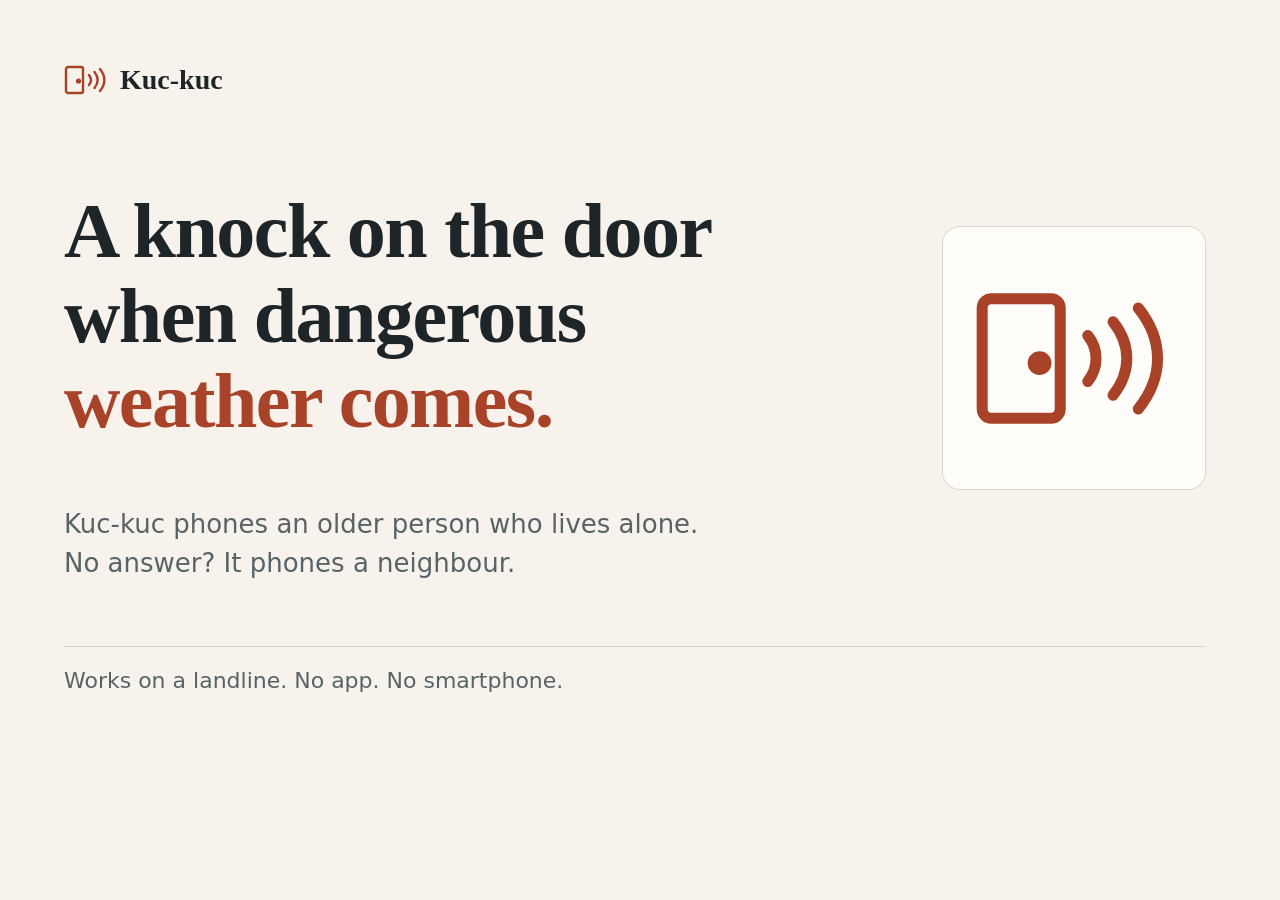
<file: docs/launch/images/src/gallery-1-hero.html>
<!doctype html>
<html lang="en">
<head>
<meta charset="utf-8">
<meta name="viewport" content="width=1270, initial-scale=1">
<meta name="color-scheme" content="light">
<title>A knock on the door when dangerous weather comes.</title>
<!-- Standalone source. Original app.css SHA-256: b2dd386e06e74886ffcb321b1e0ed7c982664922c0821b458a8a743a78360b31. -->
<!-- Original door.svg SHA-256: 65172a0db40f961af8c53d6f63a0f4b46fe89da9ddc904d83d1b434de1864cf0. The exact source SVG is embedded below. -->
<style id="site-styles">
:root {
  --paper: #f7f3ec;
  --card: #fffdf9;
  --ink: #1d2528;
  --muted: #586367;
  --line: #ddd5c8;
  --accent: #a8432a;
  --accent-strong: #8a3520;
  --on-accent: #fffaf5;
  --ok: #256b4a;
  --urgent: #a02a1c;
  --focus: #1a5fb4;
  --serif: "Iowan Old Style", "Palatino Linotype", Palatino, "Book Antiqua", Georgia, serif;
  --sans: system-ui, -apple-system, "Segoe UI", Roboto, "Helvetica Neue", Arial, sans-serif;
  --mono: ui-monospace, "Cascadia Mono", "Segoe UI Mono", Menlo, Consolas, monospace;
  --measure: 40rem;
}

@media (prefers-color-scheme: dark) {
  :root {
    --paper: #14181a;
    --card: #1b2124;
    --ink: #ece7de;
    --muted: #a6afb2;
    --line: #2e3639;
    --accent: #e58a6f;
    --accent-strong: #f0a18a;
    --on-accent: #1a0f0b;
    --ok: #7fc8a3;
    --urgent: #ff9d8a;
    --focus: #8ab4f8;
  }
}

*,
*::before,
*::after {
  box-sizing: border-box;
}

html {
  scroll-behavior: smooth;
  -webkit-text-size-adjust: 100%;
}

@media (prefers-reduced-motion: reduce) {
  html {
    scroll-behavior: auto;
  }
  * {
    animation: none !important;
    transition: none !important;
  }
}

body {
  margin: 0;
  background: var(--paper);
  color: var(--ink);
  font: 1.0625rem/1.6 var(--sans);
}

a {
  color: var(--accent-strong);
  text-underline-offset: 0.18em;
}

a:hover {
  text-decoration-thickness: 2px;
}

:focus-visible {
  outline: 3px solid var(--focus);
  outline-offset: 2px;
  border-radius: 4px;
}

h1,
h2,
h3 {
  font-family: var(--serif);
  font-weight: 600;
  line-height: 1.15;
  text-wrap: balance;
  margin: 0;
}

h1 {
  font-size: clamp(2.1rem, 6.2vw, 3.6rem);
  letter-spacing: -0.01em;
}

h2 {
  font-size: clamp(1.5rem, 3.6vw, 2rem);
  margin-bottom: 1rem;
}

h3 {
  font-size: 1.2rem;
  margin-bottom: 0.35rem;
}

p {
  margin: 0 0 1rem;
  max-width: var(--measure);
}

.skip {
  position: absolute;
  left: -100rem;
}

.skip:focus {
  left: 1rem;
  top: 1rem;
  background: var(--card);
  padding: 0.5rem 0.75rem;
  z-index: 10;
}

.visually-hidden {
  position: absolute;
  width: 1px;
  height: 1px;
  overflow: hidden;
  clip-path: inset(50%);
  white-space: nowrap;
}

/* Header */
.site-header {
  display: flex;
  flex-wrap: wrap;
  align-items: center;
  justify-content: space-between;
  gap: 0.5rem 1.5rem;
  padding: 1rem clamp(1rem, 5vw, 3rem);
  border-bottom: 1px solid var(--line);
}

.wordmark {
  display: inline-flex;
  align-items: center;
  gap: 0.55rem;
  color: var(--ink);
  text-decoration: none;
  font: 600 1.35rem/1 var(--serif);
}

.knock {
  width: 2.3rem;
  height: 1.7rem;
  fill: none;
  stroke: var(--accent);
  stroke-width: 2.4;
  stroke-linecap: round;
  stroke-linejoin: round;
}

.knock circle {
  fill: var(--accent);
}

.site-header nav {
  display: flex;
  flex-wrap: wrap;
  gap: 0.25rem 1.25rem;
  font-size: 0.98rem;
}

.site-header nav a {
  color: var(--ink);
  text-decoration: none;
  padding: 0.35rem 0;
  border-bottom: 2px solid transparent;
}

.site-header nav a:hover {
  border-bottom-color: var(--accent);
}

/* Sections */
main > section {
  padding: clamp(2.25rem, 7vw, 4.5rem) clamp(1rem, 5vw, 3rem);
}

main > section > * {
  margin-left: auto;
  margin-right: auto;
  max-width: 52rem;
}

.hero {
  padding-top: clamp(2.5rem, 9vw, 6rem);
}

.eyebrow {
  color: var(--accent-strong);
  font-size: 0.95rem;
  letter-spacing: 0.02em;
  margin-bottom: 0.9rem;
  max-width: 52rem;
}

.hero h1 {
  margin-bottom: 1.5rem;
}

.lede {
  font-size: clamp(1.1rem, 2.3vw, 1.28rem);
  max-width: 52rem;
}

.hero .lede {
  max-width: 43rem;
  margin-left: max(0px, calc((100% - 52rem) / 2));
}

.actions {
  display: flex;
  flex-wrap: wrap;
  align-items: center;
  gap: 0.9rem 1.5rem;
  margin-top: 1.75rem;
  max-width: 52rem;
}

.button {
  display: inline-block;
  background: var(--accent);
  color: var(--on-accent);
  border: 0;
  border-radius: 0.6rem;
  padding: 0.8rem 1.25rem;
  font: 600 1.02rem/1.2 var(--sans);
  text-decoration: none;
  cursor: pointer;
  min-height: 2.9rem;
}

.button:hover {
  background: var(--accent-strong);
}

.button:disabled {
  opacity: 0.55;
  cursor: default;
}

.quiet-link {
  color: var(--ink);
}

.band {
  background: var(--card);
  border-block: 1px solid var(--line);
}

.steps {
  list-style: none;
  counter-reset: step;
  display: grid;
  gap: 1.5rem;
  grid-template-columns: repeat(auto-fit, minmax(14rem, 1fr));
  padding: 0;
  margin-top: 0;
  margin-bottom: 1.75rem;
}

.steps li {
  counter-increment: step;
  border-top: 3px solid var(--accent);
  padding-top: 0.9rem;
}

.steps li::before {
  content: counter(step);
  display: block;
  font: 600 0.95rem/1 var(--mono);
  color: var(--accent-strong);
  margin-bottom: 0.5rem;
}

.steps p {
  color: var(--muted);
  margin: 0;
}

.principle {
  border-left: 3px solid var(--accent);
  padding: 0.25rem 0 0.25rem 1rem;
  max-width: 52rem;
}

/* Demo */
.demo-step {
  margin-top: 1.5rem;
}

.demo-step label,
.step-label {
  display: block;
  font-weight: 600;
  margin-bottom: 0.45rem;
  max-width: 52rem;
}

.row {
  display: flex;
  flex-wrap: wrap;
  gap: 0.6rem;
}

.demo input[type="tel"],
.demo input[type="text"] {
  flex: 1 1 14rem;
  min-width: 0;
  max-width: 22rem;
  min-height: 2.9rem;
  padding: 0.6rem 0.8rem;
  font: 1.1rem/1.2 var(--mono);
  color: var(--ink);
  background: var(--card);
  border: 1.5px solid var(--muted);
  border-radius: 0.6rem;
}

.channel {
  border: 0;
  padding: 0;
  margin: 0.7rem auto 0;
  display: flex;
  flex-wrap: wrap;
  gap: 0.3rem 1.25rem;
}

.channel label {
  font-weight: 400;
  margin: 0;
  display: inline-flex;
  align-items: center;
  gap: 0.4rem;
  min-height: 2rem;
}

.fine-print {
  color: var(--muted);
  font-size: 0.93rem;
  margin-top: 0.8rem;
}

.demo-message {
  min-height: 1.6rem;
  margin-top: 1.25rem;
  font-weight: 600;
  max-width: 52rem;
}

.demo-message[data-kind="error"] {
  color: var(--urgent);
}

.demo-sample audio {
  width: min(100%, 26rem);
}

.timeline {
  list-style: none;
  padding: 0;
  margin-top: 1rem;
  border-left: 2px solid var(--line);
}

.timeline:empty {
  display: none;
}

.timeline li {
  position: relative;
  padding: 0.5rem 0 0.5rem 1.25rem;
  display: grid;
  grid-template-columns: 4.6rem 1fr;
  gap: 0.75rem;
  align-items: baseline;
  animation: arrive 0.35s ease-out;
}

.timeline li::before {
  content: "";
  position: absolute;
  left: -0.42rem;
  top: 1.05rem;
  width: 0.7rem;
  height: 0.7rem;
  border-radius: 50%;
  background: var(--accent);
  border: 2px solid var(--paper);
}

.timeline time {
  font: 0.86rem/1.4 var(--mono);
  color: var(--muted);
}

.timeline li[data-tone="ok"]::before {
  background: var(--ok);
}

.timeline li[data-tone="ok"] span {
  color: var(--ok);
  font-weight: 600;
}

.timeline li[data-tone="urgent"]::before {
  background: var(--urgent);
}

.timeline li[data-tone="urgent"] span {
  color: var(--urgent);
  font-weight: 600;
}

.timeline li[data-tone="quiet"] span {
  color: var(--muted);
}

@keyframes arrive {
  from {
    opacity: 0;
    transform: translateY(0.3rem);
  }
  to {
    opacity: 1;
    transform: none;
  }
}

.closing p {
  font-size: 1.1rem;
}

/* Footer */
.site-footer {
  padding: 2rem clamp(1rem, 5vw, 3rem) 3rem;
  color: var(--muted);
  font-size: 0.95rem;
}

.site-footer p {
  max-width: 52rem;
  margin-left: auto;
  margin-right: auto;
}

.site-footer strong {
  color: var(--ink);
}

[hidden] {
  display: none !important;
}

/* Architecture page */
.arch-hero h1 {
  font-size: clamp(1.9rem, 5vw, 3rem);
}

.diagram-scroll {
  overflow-x: auto;
  max-width: 62rem;
  border-radius: 0.9rem;
}

.diagram {
  display: block;
  width: 100%;
  min-width: 46rem;
  height: auto;
}

code {
  font: 0.92em/1.3 var(--mono);
  background: color-mix(in srgb, var(--accent) 9%, transparent);
  padding: 0.08em 0.32em;
  border-radius: 0.3rem;
  white-space: nowrap;
}

.flow {
  padding-left: 1.3rem;
  max-width: 46rem;
}

.flow li {
  margin-bottom: 0.9rem;
  padding-left: 0.3rem;
}

.flow li::marker {
  color: var(--accent-strong);
  font-weight: 700;
}

.parts {
  max-width: 46rem;
}

.parts dt {
  font-weight: 700;
  margin-top: 1.1rem;
}

.parts dt span {
  font-weight: 400;
  color: var(--muted);
  font-size: 0.93rem;
  margin-left: 0.4rem;
}

.parts dd {
  margin: 0.2rem 0 0;
}

.plain {
  max-width: 46rem;
  padding-left: 1.2rem;
}

.plain li {
  margin-bottom: 0.6rem;
}

.table-scroll {
  overflow-x: auto;
  max-width: 46rem;
}

table {
  border-collapse: collapse;
  width: 100%;
  margin-bottom: 0.8rem;
}

th,
td {
  text-align: left;
  padding: 0.6rem 0.9rem 0.6rem 0;
  border-bottom: 1px solid var(--line);
  vertical-align: top;
}

thead th {
  color: var(--muted);
  font-size: 0.9rem;
  font-weight: 600;
}

tbody th {
  font-weight: 400;
}

tbody td {
  font-weight: 600;
}

.counters {
  display: flex;
  flex-wrap: wrap;
  gap: 1.5rem 3rem;
  margin-top: 0.5rem;
  margin-bottom: 1.5rem;
}

.counters dt {
  color: var(--muted);
  font-size: 0.93rem;
}

.counters dd {
  margin: 0;
  font: 600 2.2rem/1.15 var(--serif);
}

</style>
<style id="gallery-styles">

/* Fixed launch-gallery canvas. The original app.css is embedded above. */
:root {
  color-scheme: light;
  --paper: #f7f3ec; --card: #fffdf9; --ink: #1d2528;
  --muted: #586367; --accent: #a8432a; --ok: #256b4a; --line: #ddd5c8;
}
*, *::before, *::after { box-sizing: border-box; animation: none !important; transition: none !important; }
html, body { margin: 0; width: 1270px; height: 760px; overflow: hidden; }
body { font-family: var(--sans); background: var(--paper); color: var(--ink); }
.frame { position: relative; width: 1270px; height: 760px; overflow: hidden; background: var(--paper); }
.brand { position: absolute; left: 64px; top: 64px; display: flex; align-items: center; gap: 12px; height: 32px; font: 600 28px/32px var(--serif); color: var(--ink); }
.brand svg { display: block; flex: none; width: 44px; height: 32px; }
h1, h2, h3 { font-family: var(--serif); font-weight: 600; margin: 0; text-wrap: initial; }
p { margin: 0; max-width: none; }
.gallery-title { position: absolute; left: 64px; top: 145px; right: 64px; font-size: 58px; line-height: 1.12; letter-spacing: -0.7px; }
.gallery-footer { position: absolute; left: 64px; right: 64px; bottom: 64px; padding-top: 18px; border-top: 1px solid var(--line); font: 400 22px/31px var(--sans); color: var(--muted); }


.hero-title { position: absolute; left: 64px; top: 188px; width: 850px; font-size: 78px; line-height: 1.09; letter-spacing: -1.5px; }
.hero-title span { display: block; }
.hero-title .accent { color: var(--accent); }
.hero-copy { position: absolute; left: 64px; top: 505px; width: 1050px; font: 400 26px/1.5 var(--sans); color: var(--muted); }
.hero-copy span { display: block; }
.door-panel { position: absolute; top: 226px; right: 64px; width: 264px; height: 264px; display: flex; align-items: center; justify-content: center; border: 1px solid var(--line); border-radius: 18px; background: var(--card); }
.door-panel svg { width: 202px; height: 147px; display: block; }

</style>
</head>
<body>
<main class="frame">
<div class="brand" data-safe="brand"><svg xmlns="http://www.w3.org/2000/svg" viewBox="0 0 44 32" fill="none" stroke="#a8432a" stroke-width="2.4" stroke-linecap="round" stroke-linejoin="round">
  <rect x="2" y="3" width="17" height="26" rx="2"/>
  <circle cx="14.5" cy="17" r="1.4" fill="#a8432a"/>
  <path d="M25 11c2.4 3 2.4 7 0 10M30.5 8c4 5 4 11 0 16M36 5c5.6 7 5.6 15 0 22"/>
</svg><span>Kuc-kuc</span></div>

<h1 class="hero-title" data-safe="headline"><span>A knock on the door</span> <span>when dangerous</span> <span class="accent">weather comes.</span></h1>
<div class="door-panel" aria-hidden="true" data-safe="door illustration"><svg xmlns="http://www.w3.org/2000/svg" viewBox="0 0 44 32" fill="none" stroke="#a8432a" stroke-width="2.4" stroke-linecap="round" stroke-linejoin="round">
  <rect x="2" y="3" width="17" height="26" rx="2"/>
  <circle cx="14.5" cy="17" r="1.4" fill="#a8432a"/>
  <path d="M25 11c2.4 3 2.4 7 0 10M30.5 8c4 5 4 11 0 16M36 5c5.6 7 5.6 15 0 22"/>
</svg></div>
<p class="hero-copy" data-safe="body"><span>Kuc-kuc phones an older person who lives alone.</span> <span>No answer? It phones a neighbour.</span></p>

<p class="gallery-footer" data-safe="footer">Works on a landline. No app. No smartphone.</p>
</main>
</body>
</html>
</file>
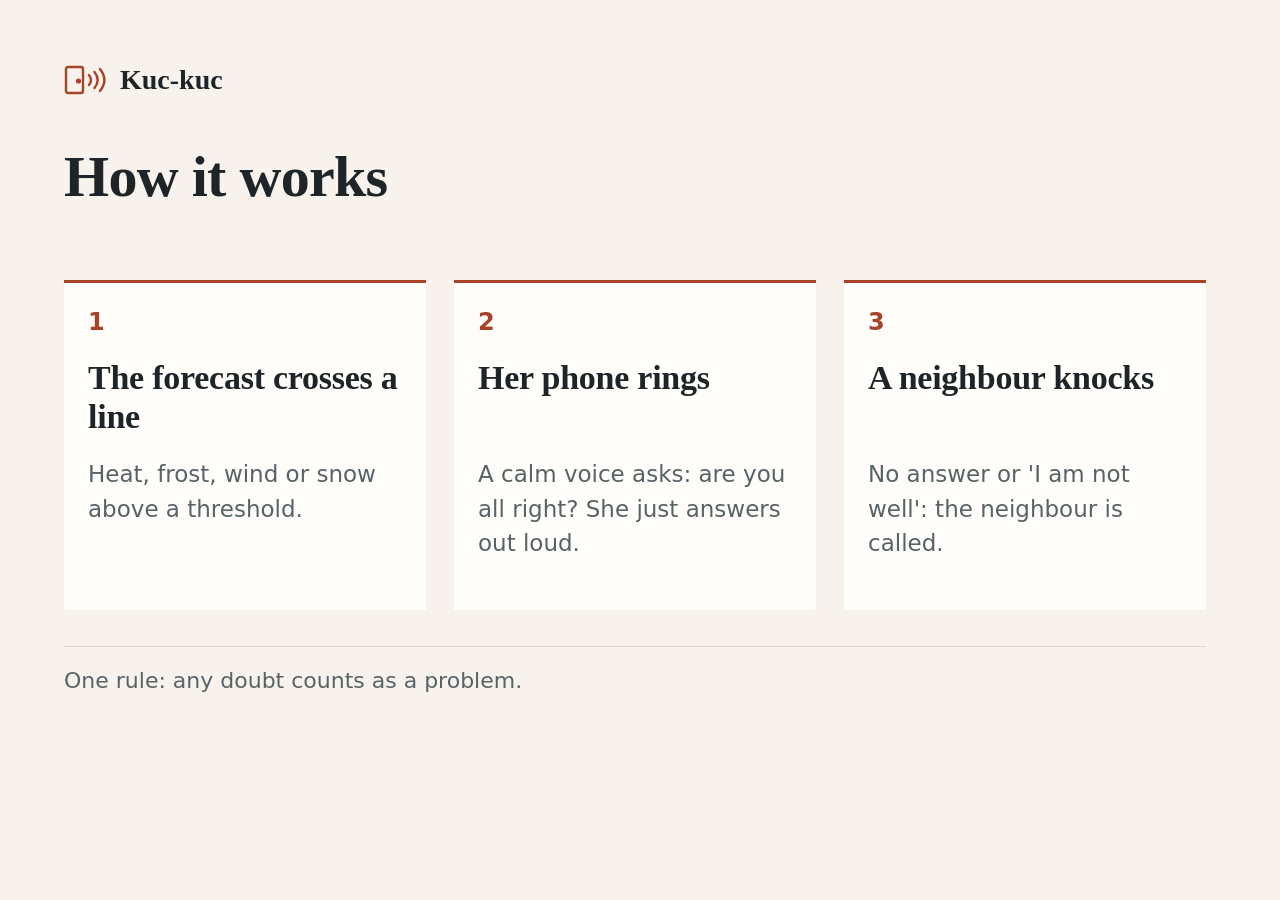
<file: docs/launch/images/src/gallery-2-how-it-works.html>
<!doctype html>
<html lang="en">
<head>
<meta charset="utf-8">
<meta name="viewport" content="width=1270, initial-scale=1">
<meta name="color-scheme" content="light">
<title>How it works</title>
<!-- Standalone source. Original app.css SHA-256: b2dd386e06e74886ffcb321b1e0ed7c982664922c0821b458a8a743a78360b31. -->
<!-- Original door.svg SHA-256: 65172a0db40f961af8c53d6f63a0f4b46fe89da9ddc904d83d1b434de1864cf0. The exact source SVG is embedded below. -->
<style id="site-styles">
:root {
  --paper: #f7f3ec;
  --card: #fffdf9;
  --ink: #1d2528;
  --muted: #586367;
  --line: #ddd5c8;
  --accent: #a8432a;
  --accent-strong: #8a3520;
  --on-accent: #fffaf5;
  --ok: #256b4a;
  --urgent: #a02a1c;
  --focus: #1a5fb4;
  --serif: "Iowan Old Style", "Palatino Linotype", Palatino, "Book Antiqua", Georgia, serif;
  --sans: system-ui, -apple-system, "Segoe UI", Roboto, "Helvetica Neue", Arial, sans-serif;
  --mono: ui-monospace, "Cascadia Mono", "Segoe UI Mono", Menlo, Consolas, monospace;
  --measure: 40rem;
}

@media (prefers-color-scheme: dark) {
  :root {
    --paper: #14181a;
    --card: #1b2124;
    --ink: #ece7de;
    --muted: #a6afb2;
    --line: #2e3639;
    --accent: #e58a6f;
    --accent-strong: #f0a18a;
    --on-accent: #1a0f0b;
    --ok: #7fc8a3;
    --urgent: #ff9d8a;
    --focus: #8ab4f8;
  }
}

*,
*::before,
*::after {
  box-sizing: border-box;
}

html {
  scroll-behavior: smooth;
  -webkit-text-size-adjust: 100%;
}

@media (prefers-reduced-motion: reduce) {
  html {
    scroll-behavior: auto;
  }
  * {
    animation: none !important;
    transition: none !important;
  }
}

body {
  margin: 0;
  background: var(--paper);
  color: var(--ink);
  font: 1.0625rem/1.6 var(--sans);
}

a {
  color: var(--accent-strong);
  text-underline-offset: 0.18em;
}

a:hover {
  text-decoration-thickness: 2px;
}

:focus-visible {
  outline: 3px solid var(--focus);
  outline-offset: 2px;
  border-radius: 4px;
}

h1,
h2,
h3 {
  font-family: var(--serif);
  font-weight: 600;
  line-height: 1.15;
  text-wrap: balance;
  margin: 0;
}

h1 {
  font-size: clamp(2.1rem, 6.2vw, 3.6rem);
  letter-spacing: -0.01em;
}

h2 {
  font-size: clamp(1.5rem, 3.6vw, 2rem);
  margin-bottom: 1rem;
}

h3 {
  font-size: 1.2rem;
  margin-bottom: 0.35rem;
}

p {
  margin: 0 0 1rem;
  max-width: var(--measure);
}

.skip {
  position: absolute;
  left: -100rem;
}

.skip:focus {
  left: 1rem;
  top: 1rem;
  background: var(--card);
  padding: 0.5rem 0.75rem;
  z-index: 10;
}

.visually-hidden {
  position: absolute;
  width: 1px;
  height: 1px;
  overflow: hidden;
  clip-path: inset(50%);
  white-space: nowrap;
}

/* Header */
.site-header {
  display: flex;
  flex-wrap: wrap;
  align-items: center;
  justify-content: space-between;
  gap: 0.5rem 1.5rem;
  padding: 1rem clamp(1rem, 5vw, 3rem);
  border-bottom: 1px solid var(--line);
}

.wordmark {
  display: inline-flex;
  align-items: center;
  gap: 0.55rem;
  color: var(--ink);
  text-decoration: none;
  font: 600 1.35rem/1 var(--serif);
}

.knock {
  width: 2.3rem;
  height: 1.7rem;
  fill: none;
  stroke: var(--accent);
  stroke-width: 2.4;
  stroke-linecap: round;
  stroke-linejoin: round;
}

.knock circle {
  fill: var(--accent);
}

.site-header nav {
  display: flex;
  flex-wrap: wrap;
  gap: 0.25rem 1.25rem;
  font-size: 0.98rem;
}

.site-header nav a {
  color: var(--ink);
  text-decoration: none;
  padding: 0.35rem 0;
  border-bottom: 2px solid transparent;
}

.site-header nav a:hover {
  border-bottom-color: var(--accent);
}

/* Sections */
main > section {
  padding: clamp(2.25rem, 7vw, 4.5rem) clamp(1rem, 5vw, 3rem);
}

main > section > * {
  margin-left: auto;
  margin-right: auto;
  max-width: 52rem;
}

.hero {
  padding-top: clamp(2.5rem, 9vw, 6rem);
}

.eyebrow {
  color: var(--accent-strong);
  font-size: 0.95rem;
  letter-spacing: 0.02em;
  margin-bottom: 0.9rem;
  max-width: 52rem;
}

.hero h1 {
  margin-bottom: 1.5rem;
}

.lede {
  font-size: clamp(1.1rem, 2.3vw, 1.28rem);
  max-width: 52rem;
}

.hero .lede {
  max-width: 43rem;
  margin-left: max(0px, calc((100% - 52rem) / 2));
}

.actions {
  display: flex;
  flex-wrap: wrap;
  align-items: center;
  gap: 0.9rem 1.5rem;
  margin-top: 1.75rem;
  max-width: 52rem;
}

.button {
  display: inline-block;
  background: var(--accent);
  color: var(--on-accent);
  border: 0;
  border-radius: 0.6rem;
  padding: 0.8rem 1.25rem;
  font: 600 1.02rem/1.2 var(--sans);
  text-decoration: none;
  cursor: pointer;
  min-height: 2.9rem;
}

.button:hover {
  background: var(--accent-strong);
}

.button:disabled {
  opacity: 0.55;
  cursor: default;
}

.quiet-link {
  color: var(--ink);
}

.band {
  background: var(--card);
  border-block: 1px solid var(--line);
}

.steps {
  list-style: none;
  counter-reset: step;
  display: grid;
  gap: 1.5rem;
  grid-template-columns: repeat(auto-fit, minmax(14rem, 1fr));
  padding: 0;
  margin-top: 0;
  margin-bottom: 1.75rem;
}

.steps li {
  counter-increment: step;
  border-top: 3px solid var(--accent);
  padding-top: 0.9rem;
}

.steps li::before {
  content: counter(step);
  display: block;
  font: 600 0.95rem/1 var(--mono);
  color: var(--accent-strong);
  margin-bottom: 0.5rem;
}

.steps p {
  color: var(--muted);
  margin: 0;
}

.principle {
  border-left: 3px solid var(--accent);
  padding: 0.25rem 0 0.25rem 1rem;
  max-width: 52rem;
}

/* Demo */
.demo-step {
  margin-top: 1.5rem;
}

.demo-step label,
.step-label {
  display: block;
  font-weight: 600;
  margin-bottom: 0.45rem;
  max-width: 52rem;
}

.row {
  display: flex;
  flex-wrap: wrap;
  gap: 0.6rem;
}

.demo input[type="tel"],
.demo input[type="text"] {
  flex: 1 1 14rem;
  min-width: 0;
  max-width: 22rem;
  min-height: 2.9rem;
  padding: 0.6rem 0.8rem;
  font: 1.1rem/1.2 var(--mono);
  color: var(--ink);
  background: var(--card);
  border: 1.5px solid var(--muted);
  border-radius: 0.6rem;
}

.channel {
  border: 0;
  padding: 0;
  margin: 0.7rem auto 0;
  display: flex;
  flex-wrap: wrap;
  gap: 0.3rem 1.25rem;
}

.channel label {
  font-weight: 400;
  margin: 0;
  display: inline-flex;
  align-items: center;
  gap: 0.4rem;
  min-height: 2rem;
}

.fine-print {
  color: var(--muted);
  font-size: 0.93rem;
  margin-top: 0.8rem;
}

.demo-message {
  min-height: 1.6rem;
  margin-top: 1.25rem;
  font-weight: 600;
  max-width: 52rem;
}

.demo-message[data-kind="error"] {
  color: var(--urgent);
}

.demo-sample audio {
  width: min(100%, 26rem);
}

.timeline {
  list-style: none;
  padding: 0;
  margin-top: 1rem;
  border-left: 2px solid var(--line);
}

.timeline:empty {
  display: none;
}

.timeline li {
  position: relative;
  padding: 0.5rem 0 0.5rem 1.25rem;
  display: grid;
  grid-template-columns: 4.6rem 1fr;
  gap: 0.75rem;
  align-items: baseline;
  animation: arrive 0.35s ease-out;
}

.timeline li::before {
  content: "";
  position: absolute;
  left: -0.42rem;
  top: 1.05rem;
  width: 0.7rem;
  height: 0.7rem;
  border-radius: 50%;
  background: var(--accent);
  border: 2px solid var(--paper);
}

.timeline time {
  font: 0.86rem/1.4 var(--mono);
  color: var(--muted);
}

.timeline li[data-tone="ok"]::before {
  background: var(--ok);
}

.timeline li[data-tone="ok"] span {
  color: var(--ok);
  font-weight: 600;
}

.timeline li[data-tone="urgent"]::before {
  background: var(--urgent);
}

.timeline li[data-tone="urgent"] span {
  color: var(--urgent);
  font-weight: 600;
}

.timeline li[data-tone="quiet"] span {
  color: var(--muted);
}

@keyframes arrive {
  from {
    opacity: 0;
    transform: translateY(0.3rem);
  }
  to {
    opacity: 1;
    transform: none;
  }
}

.closing p {
  font-size: 1.1rem;
}

/* Footer */
.site-footer {
  padding: 2rem clamp(1rem, 5vw, 3rem) 3rem;
  color: var(--muted);
  font-size: 0.95rem;
}

.site-footer p {
  max-width: 52rem;
  margin-left: auto;
  margin-right: auto;
}

.site-footer strong {
  color: var(--ink);
}

[hidden] {
  display: none !important;
}

/* Architecture page */
.arch-hero h1 {
  font-size: clamp(1.9rem, 5vw, 3rem);
}

.diagram-scroll {
  overflow-x: auto;
  max-width: 62rem;
  border-radius: 0.9rem;
}

.diagram {
  display: block;
  width: 100%;
  min-width: 46rem;
  height: auto;
}

code {
  font: 0.92em/1.3 var(--mono);
  background: color-mix(in srgb, var(--accent) 9%, transparent);
  padding: 0.08em 0.32em;
  border-radius: 0.3rem;
  white-space: nowrap;
}

.flow {
  padding-left: 1.3rem;
  max-width: 46rem;
}

.flow li {
  margin-bottom: 0.9rem;
  padding-left: 0.3rem;
}

.flow li::marker {
  color: var(--accent-strong);
  font-weight: 700;
}

.parts {
  max-width: 46rem;
}

.parts dt {
  font-weight: 700;
  margin-top: 1.1rem;
}

.parts dt span {
  font-weight: 400;
  color: var(--muted);
  font-size: 0.93rem;
  margin-left: 0.4rem;
}

.parts dd {
  margin: 0.2rem 0 0;
}

.plain {
  max-width: 46rem;
  padding-left: 1.2rem;
}

.plain li {
  margin-bottom: 0.6rem;
}

.table-scroll {
  overflow-x: auto;
  max-width: 46rem;
}

table {
  border-collapse: collapse;
  width: 100%;
  margin-bottom: 0.8rem;
}

th,
td {
  text-align: left;
  padding: 0.6rem 0.9rem 0.6rem 0;
  border-bottom: 1px solid var(--line);
  vertical-align: top;
}

thead th {
  color: var(--muted);
  font-size: 0.9rem;
  font-weight: 600;
}

tbody th {
  font-weight: 400;
}

tbody td {
  font-weight: 600;
}

.counters {
  display: flex;
  flex-wrap: wrap;
  gap: 1.5rem 3rem;
  margin-top: 0.5rem;
  margin-bottom: 1.5rem;
}

.counters dt {
  color: var(--muted);
  font-size: 0.93rem;
}

.counters dd {
  margin: 0;
  font: 600 2.2rem/1.15 var(--serif);
}

</style>
<style id="gallery-styles">

/* Fixed launch-gallery canvas. The original app.css is embedded above. */
:root {
  color-scheme: light;
  --paper: #f7f3ec; --card: #fffdf9; --ink: #1d2528;
  --muted: #586367; --accent: #a8432a; --ok: #256b4a; --line: #ddd5c8;
}
*, *::before, *::after { box-sizing: border-box; animation: none !important; transition: none !important; }
html, body { margin: 0; width: 1270px; height: 760px; overflow: hidden; }
body { font-family: var(--sans); background: var(--paper); color: var(--ink); }
.frame { position: relative; width: 1270px; height: 760px; overflow: hidden; background: var(--paper); }
.brand { position: absolute; left: 64px; top: 64px; display: flex; align-items: center; gap: 12px; height: 32px; font: 600 28px/32px var(--serif); color: var(--ink); }
.brand svg { display: block; flex: none; width: 44px; height: 32px; }
h1, h2, h3 { font-family: var(--serif); font-weight: 600; margin: 0; text-wrap: initial; }
p { margin: 0; max-width: none; }
.gallery-title { position: absolute; left: 64px; top: 145px; right: 64px; font-size: 58px; line-height: 1.12; letter-spacing: -0.7px; }
.gallery-footer { position: absolute; left: 64px; right: 64px; bottom: 64px; padding-top: 18px; border-top: 1px solid var(--line); font: 400 22px/31px var(--sans); color: var(--muted); }


.steps-grid { position: absolute; left: 64px; right: 64px; top: 280px; display: grid; grid-template-columns: repeat(3, 1fr); gap: 28px; }
.step-card { border-top: 3px solid var(--accent); background: var(--card); padding: 24px; height: 330px; }
.step-number { display: block; font: 600 24px/30px var(--sans); color: var(--accent); margin-bottom: 21px; }
.step-card h2 { font-size: 34px; line-height: 1.15; min-height: 79px; margin: 0 0 20px; letter-spacing: -0.25px; }
.step-card p { font: 400 23px/1.5 var(--sans); color: var(--muted); }

</style>
</head>
<body>
<main class="frame">
<div class="brand" data-safe="brand"><svg xmlns="http://www.w3.org/2000/svg" viewBox="0 0 44 32" fill="none" stroke="#a8432a" stroke-width="2.4" stroke-linecap="round" stroke-linejoin="round">
  <rect x="2" y="3" width="17" height="26" rx="2"/>
  <circle cx="14.5" cy="17" r="1.4" fill="#a8432a"/>
  <path d="M25 11c2.4 3 2.4 7 0 10M30.5 8c4 5 4 11 0 16M36 5c5.6 7 5.6 15 0 22"/>
</svg><span>Kuc-kuc</span></div>

<h1 class="gallery-title" data-safe="headline">How it works</h1>
<div class="steps-grid" data-safe="steps">
  <div class="step-card"><span class="step-number">1</span><h2>The forecast crosses a line</h2><p>Heat, frost, wind or snow above a threshold.</p></div>
  <div class="step-card"><span class="step-number">2</span><h2>Her phone rings</h2><p>A calm voice asks: are you all right? She just answers out loud.</p></div>
  <div class="step-card"><span class="step-number">3</span><h2>A neighbour knocks</h2><p>No answer or 'I am not well': the neighbour is called.</p></div>
</div>

<p class="gallery-footer" data-safe="footer">One rule: any doubt counts as a problem.</p>
</main>
</body>
</html>
</file>
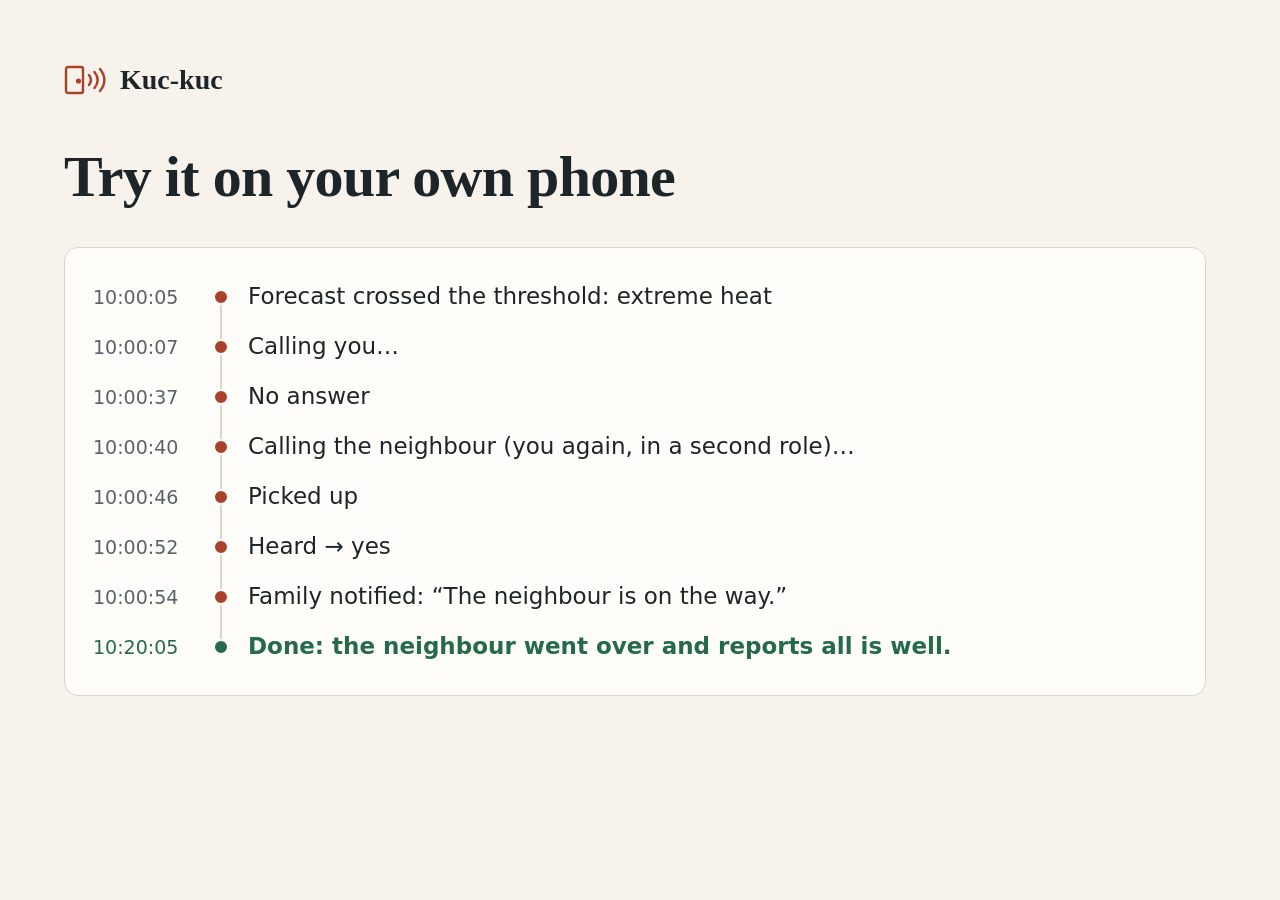
<file: docs/launch/images/src/gallery-3-live-demo.html>
<!doctype html>
<html lang="en">
<head>
<meta charset="utf-8">
<meta name="viewport" content="width=1270, initial-scale=1">
<meta name="color-scheme" content="light">
<title>Try it on your own phone</title>
<!-- Standalone source. Original app.css SHA-256: b2dd386e06e74886ffcb321b1e0ed7c982664922c0821b458a8a743a78360b31. -->
<!-- Original door.svg SHA-256: 65172a0db40f961af8c53d6f63a0f4b46fe89da9ddc904d83d1b434de1864cf0. The exact source SVG is embedded below. -->
<style id="site-styles">
:root {
  --paper: #f7f3ec;
  --card: #fffdf9;
  --ink: #1d2528;
  --muted: #586367;
  --line: #ddd5c8;
  --accent: #a8432a;
  --accent-strong: #8a3520;
  --on-accent: #fffaf5;
  --ok: #256b4a;
  --urgent: #a02a1c;
  --focus: #1a5fb4;
  --serif: "Iowan Old Style", "Palatino Linotype", Palatino, "Book Antiqua", Georgia, serif;
  --sans: system-ui, -apple-system, "Segoe UI", Roboto, "Helvetica Neue", Arial, sans-serif;
  --mono: ui-monospace, "Cascadia Mono", "Segoe UI Mono", Menlo, Consolas, monospace;
  --measure: 40rem;
}

@media (prefers-color-scheme: dark) {
  :root {
    --paper: #14181a;
    --card: #1b2124;
    --ink: #ece7de;
    --muted: #a6afb2;
    --line: #2e3639;
    --accent: #e58a6f;
    --accent-strong: #f0a18a;
    --on-accent: #1a0f0b;
    --ok: #7fc8a3;
    --urgent: #ff9d8a;
    --focus: #8ab4f8;
  }
}

*,
*::before,
*::after {
  box-sizing: border-box;
}

html {
  scroll-behavior: smooth;
  -webkit-text-size-adjust: 100%;
}

@media (prefers-reduced-motion: reduce) {
  html {
    scroll-behavior: auto;
  }
  * {
    animation: none !important;
    transition: none !important;
  }
}

body {
  margin: 0;
  background: var(--paper);
  color: var(--ink);
  font: 1.0625rem/1.6 var(--sans);
}

a {
  color: var(--accent-strong);
  text-underline-offset: 0.18em;
}

a:hover {
  text-decoration-thickness: 2px;
}

:focus-visible {
  outline: 3px solid var(--focus);
  outline-offset: 2px;
  border-radius: 4px;
}

h1,
h2,
h3 {
  font-family: var(--serif);
  font-weight: 600;
  line-height: 1.15;
  text-wrap: balance;
  margin: 0;
}

h1 {
  font-size: clamp(2.1rem, 6.2vw, 3.6rem);
  letter-spacing: -0.01em;
}

h2 {
  font-size: clamp(1.5rem, 3.6vw, 2rem);
  margin-bottom: 1rem;
}

h3 {
  font-size: 1.2rem;
  margin-bottom: 0.35rem;
}

p {
  margin: 0 0 1rem;
  max-width: var(--measure);
}

.skip {
  position: absolute;
  left: -100rem;
}

.skip:focus {
  left: 1rem;
  top: 1rem;
  background: var(--card);
  padding: 0.5rem 0.75rem;
  z-index: 10;
}

.visually-hidden {
  position: absolute;
  width: 1px;
  height: 1px;
  overflow: hidden;
  clip-path: inset(50%);
  white-space: nowrap;
}

/* Header */
.site-header {
  display: flex;
  flex-wrap: wrap;
  align-items: center;
  justify-content: space-between;
  gap: 0.5rem 1.5rem;
  padding: 1rem clamp(1rem, 5vw, 3rem);
  border-bottom: 1px solid var(--line);
}

.wordmark {
  display: inline-flex;
  align-items: center;
  gap: 0.55rem;
  color: var(--ink);
  text-decoration: none;
  font: 600 1.35rem/1 var(--serif);
}

.knock {
  width: 2.3rem;
  height: 1.7rem;
  fill: none;
  stroke: var(--accent);
  stroke-width: 2.4;
  stroke-linecap: round;
  stroke-linejoin: round;
}

.knock circle {
  fill: var(--accent);
}

.site-header nav {
  display: flex;
  flex-wrap: wrap;
  gap: 0.25rem 1.25rem;
  font-size: 0.98rem;
}

.site-header nav a {
  color: var(--ink);
  text-decoration: none;
  padding: 0.35rem 0;
  border-bottom: 2px solid transparent;
}

.site-header nav a:hover {
  border-bottom-color: var(--accent);
}

/* Sections */
main > section {
  padding: clamp(2.25rem, 7vw, 4.5rem) clamp(1rem, 5vw, 3rem);
}

main > section > * {
  margin-left: auto;
  margin-right: auto;
  max-width: 52rem;
}

.hero {
  padding-top: clamp(2.5rem, 9vw, 6rem);
}

.eyebrow {
  color: var(--accent-strong);
  font-size: 0.95rem;
  letter-spacing: 0.02em;
  margin-bottom: 0.9rem;
  max-width: 52rem;
}

.hero h1 {
  margin-bottom: 1.5rem;
}

.lede {
  font-size: clamp(1.1rem, 2.3vw, 1.28rem);
  max-width: 52rem;
}

.hero .lede {
  max-width: 43rem;
  margin-left: max(0px, calc((100% - 52rem) / 2));
}

.actions {
  display: flex;
  flex-wrap: wrap;
  align-items: center;
  gap: 0.9rem 1.5rem;
  margin-top: 1.75rem;
  max-width: 52rem;
}

.button {
  display: inline-block;
  background: var(--accent);
  color: var(--on-accent);
  border: 0;
  border-radius: 0.6rem;
  padding: 0.8rem 1.25rem;
  font: 600 1.02rem/1.2 var(--sans);
  text-decoration: none;
  cursor: pointer;
  min-height: 2.9rem;
}

.button:hover {
  background: var(--accent-strong);
}

.button:disabled {
  opacity: 0.55;
  cursor: default;
}

.quiet-link {
  color: var(--ink);
}

.band {
  background: var(--card);
  border-block: 1px solid var(--line);
}

.steps {
  list-style: none;
  counter-reset: step;
  display: grid;
  gap: 1.5rem;
  grid-template-columns: repeat(auto-fit, minmax(14rem, 1fr));
  padding: 0;
  margin-top: 0;
  margin-bottom: 1.75rem;
}

.steps li {
  counter-increment: step;
  border-top: 3px solid var(--accent);
  padding-top: 0.9rem;
}

.steps li::before {
  content: counter(step);
  display: block;
  font: 600 0.95rem/1 var(--mono);
  color: var(--accent-strong);
  margin-bottom: 0.5rem;
}

.steps p {
  color: var(--muted);
  margin: 0;
}

.principle {
  border-left: 3px solid var(--accent);
  padding: 0.25rem 0 0.25rem 1rem;
  max-width: 52rem;
}

/* Demo */
.demo-step {
  margin-top: 1.5rem;
}

.demo-step label,
.step-label {
  display: block;
  font-weight: 600;
  margin-bottom: 0.45rem;
  max-width: 52rem;
}

.row {
  display: flex;
  flex-wrap: wrap;
  gap: 0.6rem;
}

.demo input[type="tel"],
.demo input[type="text"] {
  flex: 1 1 14rem;
  min-width: 0;
  max-width: 22rem;
  min-height: 2.9rem;
  padding: 0.6rem 0.8rem;
  font: 1.1rem/1.2 var(--mono);
  color: var(--ink);
  background: var(--card);
  border: 1.5px solid var(--muted);
  border-radius: 0.6rem;
}

.channel {
  border: 0;
  padding: 0;
  margin: 0.7rem auto 0;
  display: flex;
  flex-wrap: wrap;
  gap: 0.3rem 1.25rem;
}

.channel label {
  font-weight: 400;
  margin: 0;
  display: inline-flex;
  align-items: center;
  gap: 0.4rem;
  min-height: 2rem;
}

.fine-print {
  color: var(--muted);
  font-size: 0.93rem;
  margin-top: 0.8rem;
}

.demo-message {
  min-height: 1.6rem;
  margin-top: 1.25rem;
  font-weight: 600;
  max-width: 52rem;
}

.demo-message[data-kind="error"] {
  color: var(--urgent);
}

.demo-sample audio {
  width: min(100%, 26rem);
}

.timeline {
  list-style: none;
  padding: 0;
  margin-top: 1rem;
  border-left: 2px solid var(--line);
}

.timeline:empty {
  display: none;
}

.timeline li {
  position: relative;
  padding: 0.5rem 0 0.5rem 1.25rem;
  display: grid;
  grid-template-columns: 4.6rem 1fr;
  gap: 0.75rem;
  align-items: baseline;
  animation: arrive 0.35s ease-out;
}

.timeline li::before {
  content: "";
  position: absolute;
  left: -0.42rem;
  top: 1.05rem;
  width: 0.7rem;
  height: 0.7rem;
  border-radius: 50%;
  background: var(--accent);
  border: 2px solid var(--paper);
}

.timeline time {
  font: 0.86rem/1.4 var(--mono);
  color: var(--muted);
}

.timeline li[data-tone="ok"]::before {
  background: var(--ok);
}

.timeline li[data-tone="ok"] span {
  color: var(--ok);
  font-weight: 600;
}

.timeline li[data-tone="urgent"]::before {
  background: var(--urgent);
}

.timeline li[data-tone="urgent"] span {
  color: var(--urgent);
  font-weight: 600;
}

.timeline li[data-tone="quiet"] span {
  color: var(--muted);
}

@keyframes arrive {
  from {
    opacity: 0;
    transform: translateY(0.3rem);
  }
  to {
    opacity: 1;
    transform: none;
  }
}

.closing p {
  font-size: 1.1rem;
}

/* Footer */
.site-footer {
  padding: 2rem clamp(1rem, 5vw, 3rem) 3rem;
  color: var(--muted);
  font-size: 0.95rem;
}

.site-footer p {
  max-width: 52rem;
  margin-left: auto;
  margin-right: auto;
}

.site-footer strong {
  color: var(--ink);
}

[hidden] {
  display: none !important;
}

/* Architecture page */
.arch-hero h1 {
  font-size: clamp(1.9rem, 5vw, 3rem);
}

.diagram-scroll {
  overflow-x: auto;
  max-width: 62rem;
  border-radius: 0.9rem;
}

.diagram {
  display: block;
  width: 100%;
  min-width: 46rem;
  height: auto;
}

code {
  font: 0.92em/1.3 var(--mono);
  background: color-mix(in srgb, var(--accent) 9%, transparent);
  padding: 0.08em 0.32em;
  border-radius: 0.3rem;
  white-space: nowrap;
}

.flow {
  padding-left: 1.3rem;
  max-width: 46rem;
}

.flow li {
  margin-bottom: 0.9rem;
  padding-left: 0.3rem;
}

.flow li::marker {
  color: var(--accent-strong);
  font-weight: 700;
}

.parts {
  max-width: 46rem;
}

.parts dt {
  font-weight: 700;
  margin-top: 1.1rem;
}

.parts dt span {
  font-weight: 400;
  color: var(--muted);
  font-size: 0.93rem;
  margin-left: 0.4rem;
}

.parts dd {
  margin: 0.2rem 0 0;
}

.plain {
  max-width: 46rem;
  padding-left: 1.2rem;
}

.plain li {
  margin-bottom: 0.6rem;
}

.table-scroll {
  overflow-x: auto;
  max-width: 46rem;
}

table {
  border-collapse: collapse;
  width: 100%;
  margin-bottom: 0.8rem;
}

th,
td {
  text-align: left;
  padding: 0.6rem 0.9rem 0.6rem 0;
  border-bottom: 1px solid var(--line);
  vertical-align: top;
}

thead th {
  color: var(--muted);
  font-size: 0.9rem;
  font-weight: 600;
}

tbody th {
  font-weight: 400;
}

tbody td {
  font-weight: 600;
}

.counters {
  display: flex;
  flex-wrap: wrap;
  gap: 1.5rem 3rem;
  margin-top: 0.5rem;
  margin-bottom: 1.5rem;
}

.counters dt {
  color: var(--muted);
  font-size: 0.93rem;
}

.counters dd {
  margin: 0;
  font: 600 2.2rem/1.15 var(--serif);
}

</style>
<style id="gallery-styles">

/* Fixed launch-gallery canvas. The original app.css is embedded above. */
:root {
  color-scheme: light;
  --paper: #f7f3ec; --card: #fffdf9; --ink: #1d2528;
  --muted: #586367; --accent: #a8432a; --ok: #256b4a; --line: #ddd5c8;
}
*, *::before, *::after { box-sizing: border-box; animation: none !important; transition: none !important; }
html, body { margin: 0; width: 1270px; height: 760px; overflow: hidden; }
body { font-family: var(--sans); background: var(--paper); color: var(--ink); }
.frame { position: relative; width: 1270px; height: 760px; overflow: hidden; background: var(--paper); }
.brand { position: absolute; left: 64px; top: 64px; display: flex; align-items: center; gap: 12px; height: 32px; font: 600 28px/32px var(--serif); color: var(--ink); }
.brand svg { display: block; flex: none; width: 44px; height: 32px; }
h1, h2, h3 { font-family: var(--serif); font-weight: 600; margin: 0; text-wrap: initial; }
p { margin: 0; max-width: none; }
.gallery-title { position: absolute; left: 64px; top: 145px; right: 64px; font-size: 58px; line-height: 1.12; letter-spacing: -0.7px; }
.gallery-footer { position: absolute; left: 64px; right: 64px; bottom: 64px; padding-top: 18px; border-top: 1px solid var(--line); font: 400 22px/31px var(--sans); color: var(--muted); }


.demo-panel { position: absolute; left: 64px; right: 64px; top: 247px; height: 449px; padding: 24px 28px; border: 1px solid var(--line); border-radius: 14px; background: var(--card); }
.demo-timeline { position: relative; list-style: none; padding: 0; margin: 0; }
.demo-timeline::before { content: ""; position: absolute; top: 25px; bottom: 25px; left: 127px; width: 2px; background: var(--line); }
.event { position: relative; display: grid; grid-template-columns: 101px 14px 1fr; column-gap: 20px; align-items: center; min-height: 50px; }
.event time { font: 400 19px/28px var(--sans); font-variant-numeric: tabular-nums; color: var(--muted); }
.timeline-dot { position: relative; display: block; width: 12px; height: 12px; border-radius: 50%; border: 2px solid var(--card); background: var(--accent); box-sizing: content-box; margin-left: -1px; }
.event-copy { font: 400 23px/1.35 var(--sans); }
.event-ok .event-copy { color: var(--ok); font-weight: 600; }
.event-ok time { color: var(--ok); }
.event-ok .timeline-dot { background: var(--ok); }

</style>
</head>
<body>
<main class="frame">
<div class="brand" data-safe="brand"><svg xmlns="http://www.w3.org/2000/svg" viewBox="0 0 44 32" fill="none" stroke="#a8432a" stroke-width="2.4" stroke-linecap="round" stroke-linejoin="round">
  <rect x="2" y="3" width="17" height="26" rx="2"/>
  <circle cx="14.5" cy="17" r="1.4" fill="#a8432a"/>
  <path d="M25 11c2.4 3 2.4 7 0 10M30.5 8c4 5 4 11 0 16M36 5c5.6 7 5.6 15 0 22"/>
</svg><span>Kuc-kuc</span></div>

<h1 class="gallery-title" data-safe="headline">Try it on your own phone</h1>
<div class="demo-panel" data-safe="timeline"><ol class="demo-timeline">
<li class="event" data-tone="normal"><time>10:00:05</time><span class="timeline-dot" aria-hidden="true"></span><span class="event-copy">Forecast crossed the threshold: extreme heat</span></li>
<li class="event" data-tone="normal"><time>10:00:07</time><span class="timeline-dot" aria-hidden="true"></span><span class="event-copy">Calling you…</span></li>
<li class="event" data-tone="normal"><time>10:00:37</time><span class="timeline-dot" aria-hidden="true"></span><span class="event-copy">No answer</span></li>
<li class="event" data-tone="normal"><time>10:00:40</time><span class="timeline-dot" aria-hidden="true"></span><span class="event-copy">Calling the neighbour (you again, in a second role)…</span></li>
<li class="event" data-tone="normal"><time>10:00:46</time><span class="timeline-dot" aria-hidden="true"></span><span class="event-copy">Picked up</span></li>
<li class="event" data-tone="normal"><time>10:00:52</time><span class="timeline-dot" aria-hidden="true"></span><span class="event-copy">Heard → yes</span></li>
<li class="event" data-tone="normal"><time>10:00:54</time><span class="timeline-dot" aria-hidden="true"></span><span class="event-copy">Family notified: “The neighbour is on the way.”</span></li>
<li class="event event-ok" data-tone="ok"><time>10:20:05</time><span class="timeline-dot" aria-hidden="true"></span><span class="event-copy">Done: the neighbour went over and reports all is well.</span></li>
</ol></div>


</main>
</body>
</html>
</file>
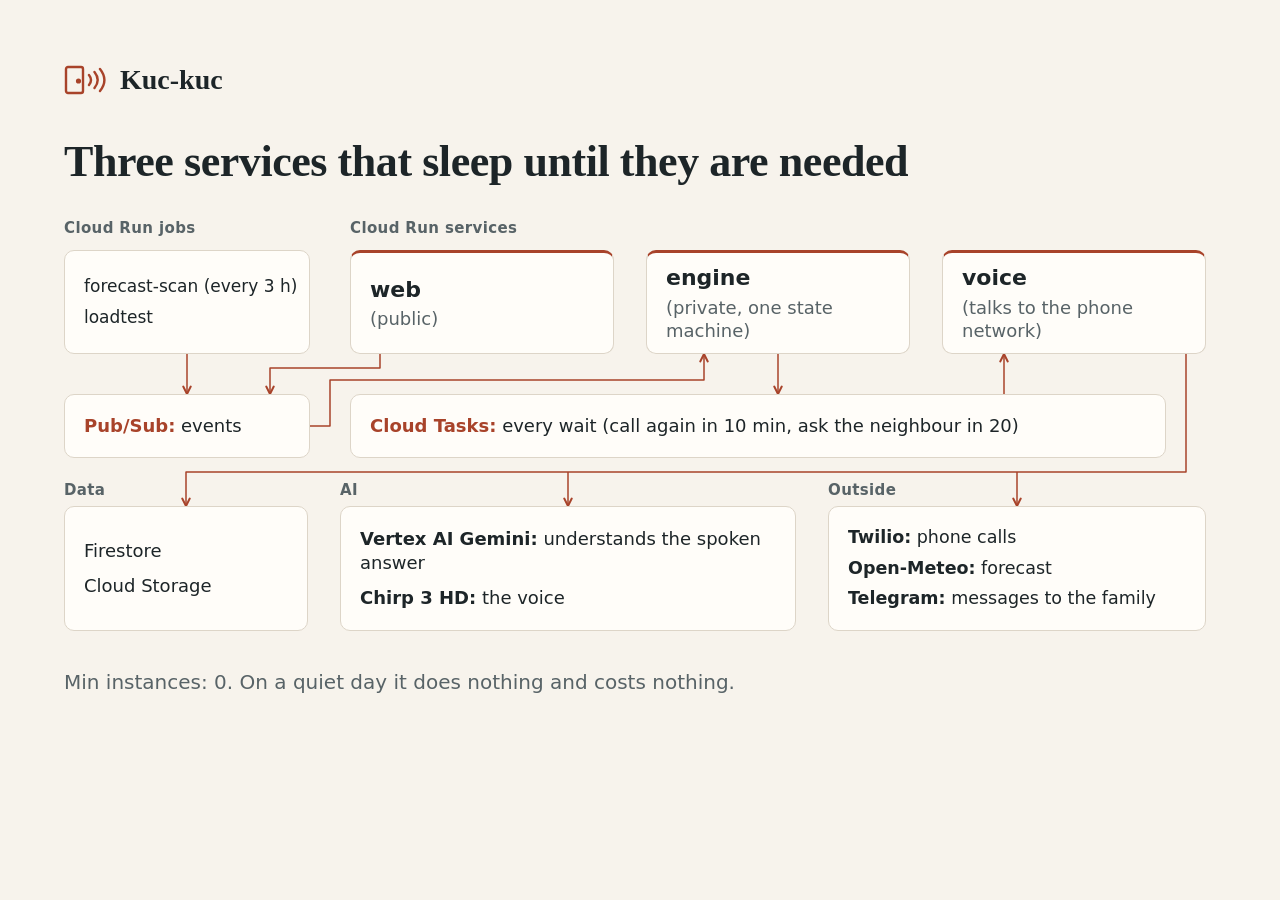
<file: docs/launch/images/src/gallery-4-architecture.html>
<!DOCTYPE html>
<html lang="en">
<head>
<meta charset="utf-8">
<meta name="viewport" content="width=1270, initial-scale=1">
<meta name="color-scheme" content="light">
<title>Kuc-kuc — architecture</title>
<style>
:root {
  --paper: #f7f3ec;
  --card: #fffdf9;
  --ink: #1d2528;
  --muted: #586367;
  --line: #ddd5c8;
  --accent: #a8432a;
  --accent-strong: #8a3520;
  --on-accent: #fffaf5;
  --ok: #256b4a;
  --urgent: #a02a1c;
  --focus: #1a5fb4;
  --serif: "Iowan Old Style", "Palatino Linotype", Palatino, "Book Antiqua", Georgia, serif;
  --sans: system-ui, -apple-system, "Segoe UI", Roboto, "Helvetica Neue", Arial, sans-serif;
  --mono: ui-monospace, "Cascadia Mono", "Segoe UI Mono", Menlo, Consolas, monospace;
  --measure: 40rem;
}

@media (prefers-color-scheme: dark) {
  :root {
    --paper: #14181a;
    --card: #1b2124;
    --ink: #ece7de;
    --muted: #a6afb2;
    --line: #2e3639;
    --accent: #e58a6f;
    --accent-strong: #f0a18a;
    --on-accent: #1a0f0b;
    --ok: #7fc8a3;
    --urgent: #ff9d8a;
    --focus: #8ab4f8;
  }
}

*,
*::before,
*::after {
  box-sizing: border-box;
}

html {
  scroll-behavior: smooth;
  -webkit-text-size-adjust: 100%;
}

@media (prefers-reduced-motion: reduce) {
  html {
    scroll-behavior: auto;
  }
  * {
    animation: none !important;
    transition: none !important;
  }
}

body {
  margin: 0;
  background: var(--paper);
  color: var(--ink);
  font: 1.0625rem/1.6 var(--sans);
}

a {
  color: var(--accent-strong);
  text-underline-offset: 0.18em;
}

a:hover {
  text-decoration-thickness: 2px;
}

:focus-visible {
  outline: 3px solid var(--focus);
  outline-offset: 2px;
  border-radius: 4px;
}

h1,
h2,
h3 {
  font-family: var(--serif);
  font-weight: 600;
  line-height: 1.15;
  text-wrap: balance;
  margin: 0;
}

h1 {
  font-size: clamp(2.1rem, 6.2vw, 3.6rem);
  letter-spacing: -0.01em;
}

h2 {
  font-size: clamp(1.5rem, 3.6vw, 2rem);
  margin-bottom: 1rem;
}

h3 {
  font-size: 1.2rem;
  margin-bottom: 0.35rem;
}

p {
  margin: 0 0 1rem;
  max-width: var(--measure);
}

.skip {
  position: absolute;
  left: -100rem;
}

.skip:focus {
  left: 1rem;
  top: 1rem;
  background: var(--card);
  padding: 0.5rem 0.75rem;
  z-index: 10;
}

.visually-hidden {
  position: absolute;
  width: 1px;
  height: 1px;
  overflow: hidden;
  clip-path: inset(50%);
  white-space: nowrap;
}

/* Header */
.site-header {
  display: flex;
  flex-wrap: wrap;
  align-items: center;
  justify-content: space-between;
  gap: 0.5rem 1.5rem;
  padding: 1rem clamp(1rem, 5vw, 3rem);
  border-bottom: 1px solid var(--line);
}

.wordmark {
  display: inline-flex;
  align-items: center;
  gap: 0.55rem;
  color: var(--ink);
  text-decoration: none;
  font: 600 1.35rem/1 var(--serif);
}

.knock {
  width: 2.3rem;
  height: 1.7rem;
  fill: none;
  stroke: var(--accent);
  stroke-width: 2.4;
  stroke-linecap: round;
  stroke-linejoin: round;
}

.knock circle {
  fill: var(--accent);
}

.site-header nav {
  display: flex;
  flex-wrap: wrap;
  gap: 0.25rem 1.25rem;
  font-size: 0.98rem;
}

.site-header nav a {
  color: var(--ink);
  text-decoration: none;
  padding: 0.35rem 0;
  border-bottom: 2px solid transparent;
}

.site-header nav a:hover {
  border-bottom-color: var(--accent);
}

/* Sections */
main > section {
  padding: clamp(2.25rem, 7vw, 4.5rem) clamp(1rem, 5vw, 3rem);
}

main > section > * {
  margin-left: auto;
  margin-right: auto;
  max-width: 52rem;
}

.hero {
  padding-top: clamp(2.5rem, 9vw, 6rem);
}

.eyebrow {
  color: var(--accent-strong);
  font-size: 0.95rem;
  letter-spacing: 0.02em;
  margin-bottom: 0.9rem;
  max-width: 52rem;
}

.hero h1 {
  margin-bottom: 1.5rem;
}

.lede {
  font-size: clamp(1.1rem, 2.3vw, 1.28rem);
  max-width: 52rem;
}

.hero .lede {
  max-width: 43rem;
  margin-left: max(0px, calc((100% - 52rem) / 2));
}

.actions {
  display: flex;
  flex-wrap: wrap;
  align-items: center;
  gap: 0.9rem 1.5rem;
  margin-top: 1.75rem;
  max-width: 52rem;
}

.button {
  display: inline-block;
  background: var(--accent);
  color: var(--on-accent);
  border: 0;
  border-radius: 0.6rem;
  padding: 0.8rem 1.25rem;
  font: 600 1.02rem/1.2 var(--sans);
  text-decoration: none;
  cursor: pointer;
  min-height: 2.9rem;
}

.button:hover {
  background: var(--accent-strong);
}

.button:disabled {
  opacity: 0.55;
  cursor: default;
}

.quiet-link {
  color: var(--ink);
}

.band {
  background: var(--card);
  border-block: 1px solid var(--line);
}

.steps {
  list-style: none;
  counter-reset: step;
  display: grid;
  gap: 1.5rem;
  grid-template-columns: repeat(auto-fit, minmax(14rem, 1fr));
  padding: 0;
  margin-top: 0;
  margin-bottom: 1.75rem;
}

.steps li {
  counter-increment: step;
  border-top: 3px solid var(--accent);
  padding-top: 0.9rem;
}

.steps li::before {
  content: counter(step);
  display: block;
  font: 600 0.95rem/1 var(--mono);
  color: var(--accent-strong);
  margin-bottom: 0.5rem;
}

.steps p {
  color: var(--muted);
  margin: 0;
}

.principle {
  border-left: 3px solid var(--accent);
  padding: 0.25rem 0 0.25rem 1rem;
  max-width: 52rem;
}

/* Demo */
.demo-step {
  margin-top: 1.5rem;
}

.demo-step label,
.step-label {
  display: block;
  font-weight: 600;
  margin-bottom: 0.45rem;
  max-width: 52rem;
}

.row {
  display: flex;
  flex-wrap: wrap;
  gap: 0.6rem;
}

.demo input[type="tel"],
.demo input[type="text"] {
  flex: 1 1 14rem;
  min-width: 0;
  max-width: 22rem;
  min-height: 2.9rem;
  padding: 0.6rem 0.8rem;
  font: 1.1rem/1.2 var(--mono);
  color: var(--ink);
  background: var(--card);
  border: 1.5px solid var(--muted);
  border-radius: 0.6rem;
}

.channel {
  border: 0;
  padding: 0;
  margin: 0.7rem auto 0;
  display: flex;
  flex-wrap: wrap;
  gap: 0.3rem 1.25rem;
}

.channel label {
  font-weight: 400;
  margin: 0;
  display: inline-flex;
  align-items: center;
  gap: 0.4rem;
  min-height: 2rem;
}

.fine-print {
  color: var(--muted);
  font-size: 0.93rem;
  margin-top: 0.8rem;
}

.demo-message {
  min-height: 1.6rem;
  margin-top: 1.25rem;
  font-weight: 600;
  max-width: 52rem;
}

.demo-message[data-kind="error"] {
  color: var(--urgent);
}

.demo-sample audio {
  width: min(100%, 26rem);
}

.timeline {
  list-style: none;
  padding: 0;
  margin-top: 1rem;
  border-left: 2px solid var(--line);
}

.timeline:empty {
  display: none;
}

.timeline li {
  position: relative;
  padding: 0.5rem 0 0.5rem 1.25rem;
  display: grid;
  grid-template-columns: 4.6rem 1fr;
  gap: 0.75rem;
  align-items: baseline;
  animation: arrive 0.35s ease-out;
}

.timeline li::before {
  content: "";
  position: absolute;
  left: -0.42rem;
  top: 1.05rem;
  width: 0.7rem;
  height: 0.7rem;
  border-radius: 50%;
  background: var(--accent);
  border: 2px solid var(--paper);
}

.timeline time {
  font: 0.86rem/1.4 var(--mono);
  color: var(--muted);
}

.timeline li[data-tone="ok"]::before {
  background: var(--ok);
}

.timeline li[data-tone="ok"] span {
  color: var(--ok);
  font-weight: 600;
}

.timeline li[data-tone="urgent"]::before {
  background: var(--urgent);
}

.timeline li[data-tone="urgent"] span {
  color: var(--urgent);
  font-weight: 600;
}

.timeline li[data-tone="quiet"] span {
  color: var(--muted);
}

@keyframes arrive {
  from {
    opacity: 0;
    transform: translateY(0.3rem);
  }
  to {
    opacity: 1;
    transform: none;
  }
}

.closing p {
  font-size: 1.1rem;
}

/* Footer */
.site-footer {
  padding: 2rem clamp(1rem, 5vw, 3rem) 3rem;
  color: var(--muted);
  font-size: 0.95rem;
}

.site-footer p {
  max-width: 52rem;
  margin-left: auto;
  margin-right: auto;
}

.site-footer strong {
  color: var(--ink);
}

[hidden] {
  display: none !important;
}

/* Architecture page */
.arch-hero h1 {
  font-size: clamp(1.9rem, 5vw, 3rem);
}

.diagram-scroll {
  overflow-x: auto;
  max-width: 62rem;
  border-radius: 0.9rem;
}

.diagram {
  display: block;
  width: 100%;
  min-width: 46rem;
  height: auto;
}

code {
  font: 0.92em/1.3 var(--mono);
  background: color-mix(in srgb, var(--accent) 9%, transparent);
  padding: 0.08em 0.32em;
  border-radius: 0.3rem;
  white-space: nowrap;
}

.flow {
  padding-left: 1.3rem;
  max-width: 46rem;
}

.flow li {
  margin-bottom: 0.9rem;
  padding-left: 0.3rem;
}

.flow li::marker {
  color: var(--accent-strong);
  font-weight: 700;
}

.parts {
  max-width: 46rem;
}

.parts dt {
  font-weight: 700;
  margin-top: 1.1rem;
}

.parts dt span {
  font-weight: 400;
  color: var(--muted);
  font-size: 0.93rem;
  margin-left: 0.4rem;
}

.parts dd {
  margin: 0.2rem 0 0;
}

.plain {
  max-width: 46rem;
  padding-left: 1.2rem;
}

.plain li {
  margin-bottom: 0.6rem;
}

.table-scroll {
  overflow-x: auto;
  max-width: 46rem;
}

table {
  border-collapse: collapse;
  width: 100%;
  margin-bottom: 0.8rem;
}

th,
td {
  text-align: left;
  padding: 0.6rem 0.9rem 0.6rem 0;
  border-bottom: 1px solid var(--line);
  vertical-align: top;
}

thead th {
  color: var(--muted);
  font-size: 0.9rem;
  font-weight: 600;
}

tbody th {
  font-weight: 400;
}

tbody td {
  font-weight: 600;
}

.counters {
  display: flex;
  flex-wrap: wrap;
  gap: 1.5rem 3rem;
  margin-top: 0.5rem;
  margin-bottom: 1.5rem;
}

.counters dt {
  color: var(--muted);
  font-size: 0.93rem;
}

.counters dd {
  margin: 0;
  font: 600 2.2rem/1.15 var(--serif);
}


/* Fixed Product Hunt composition. Original site stylesheet is embedded above. */
:root {color-scheme: light; --paper:#f7f3ec; --card:#fffdf9; --ink:#1d2528; --muted:#586367; --line:#ddd5c8; --accent:#a8432a; --ok:#256b4a;}
html,body {width:1270px;height:760px;margin:0;overflow:hidden;}
body {position:relative;background:var(--paper);color:var(--ink);font-family:var(--sans);}
* {animation:none!important;transition:none!important;}
.brand {position:absolute;left:64px;top:64px;height:32px;display:flex;align-items:center;gap:12px;font:600 28px/32px var(--serif);}
.brand svg {display:block;width:44px;height:32px;flex:none;}
h1 {position:absolute;left:64px;top:137px;width:1142px;font:600 44px/1.12 var(--serif);letter-spacing:-.01em;text-wrap:nowrap;}
.architecture {position:absolute;left:64px;top:218px;width:1142px;height:413px;}
.architecture .wires {position:absolute;inset:0;width:1142px;height:413px;overflow:visible;z-index:0;}
.group-label {position:absolute;margin:0;color:var(--muted);font:600 15px/20px var(--sans);letter-spacing:.025em;}
.jobs-label {top:0;left:0;}
.services-label {top:0;left:286px;}
.node {position:absolute;z-index:1;background:var(--card);border:1px solid var(--line);border-radius:10px;}
.node p {max-width:none;margin:0;}
.top-node {top:32px;height:104px;padding:10px 19px;display:flex;flex-direction:column;justify-content:center;}
.jobs {left:0;width:246px;gap:9px;font:17px/1.25 var(--sans);}
.jobs p {white-space:nowrap;}
.service {width:264px;border-top:3px solid var(--accent);font:18px/1.28 var(--sans);}
.web {left:286px;}
.engine {left:582px;}
.voice {left:878px;}
.service strong {font-size:22px;font-weight:600;display:block;margin-bottom:3px;}
.service .detail {color:var(--muted);}
.coordinator {top:176px;height:64px;padding:12px 19px;display:flex;align-items:center;font:18px/1.32 var(--sans);}
.events {left:0;width:246px;}
.waits {left:286px;width:816px;}
.coordinator strong {font-weight:600;color:var(--accent);}
.waits p {max-width:800px;}
.data-label {top:262px;left:0;}
.ai-label {top:262px;left:276px;}
.outside-label {top:262px;left:764px;}
.support {top:288px;height:125px;padding:16px 19px;font:18px/1.35 var(--sans);display:flex;flex-direction:column;justify-content:center;gap:10px;}
.data {left:0;width:244px;}
.ai {left:276px;width:456px;}
.outside {left:764px;width:378px;font-size:17.5px;gap:7px;}
.support strong {font-weight:600;}
.caption {position:absolute;left:64px;bottom:64px;width:1142px;max-width:none;margin:0;font:400 20px/1.4 var(--sans);color:var(--muted);}
</style>
</head>
<body>
<header class="brand"><svg xmlns="http://www.w3.org/2000/svg" viewBox="0 0 44 32" fill="none" stroke="#a8432a" stroke-width="2.4" stroke-linecap="round" stroke-linejoin="round">
  <rect x="2" y="3" width="17" height="26" rx="2"/>
  <circle cx="14.5" cy="17" r="1.4" fill="#a8432a"/>
  <path d="M25 11c2.4 3 2.4 7 0 10M30.5 8c4 5 4 11 0 16M36 5c5.6 7 5.6 15 0 22"/>
</svg><span>Kuc-kuc</span></header>
<h1>Three services that sleep until they are needed</h1>
<div class="architecture" aria-label="Architecture diagram">
  <svg class="wires" viewBox="0 0 1142 413" fill="none" aria-hidden="true">
    <defs><marker id="arrow" markerWidth="7" markerHeight="7" refX="6" refY="3.5" orient="auto"><path d="M1 1 L6 3.5 L1 6" stroke="#a8432a" stroke-width="1.3" fill="none" stroke-linecap="round" stroke-linejoin="round"/></marker></defs>
    <g stroke="#a8432a" stroke-width="1.5" stroke-linejoin="round">
      <!-- No service calls another directly. What happened goes to Pub/Sub, which pushes it to
           the engine; what has to happen later goes to Cloud Tasks, which calls voice. -->
      <path d="M123 136V176" marker-end="url(#arrow)"/>
      <path d="M316 136V150H206V176" marker-end="url(#arrow)"/>
      <path d="M246 208H266V162H640V136" marker-end="url(#arrow)"/>
      <path d="M714 136V176" marker-end="url(#arrow)"/>
      <path d="M940 176V136" marker-end="url(#arrow)"/>
      <!-- What the services lean on: storage, speech and the outside world. -->
      <path d="M1122 136V254H122V288" marker-end="url(#arrow)"/>
      <path d="M504 254V288" marker-end="url(#arrow)"/>
      <path d="M953 254V288" marker-end="url(#arrow)"/>
    </g>
  </svg>
  <h2 class="group-label jobs-label">Cloud Run jobs</h2>
  <h2 class="group-label services-label">Cloud Run services</h2>
  <div class="node top-node jobs"><p>forecast-scan (every 3 h)</p><p>loadtest</p></div>
  <div class="node top-node service web"><p><strong>web</strong> <span class="detail">(public)</span></p></div>
  <div class="node top-node service engine"><p><strong>engine</strong> <span class="detail">(private, one state machine)</span></p></div>
  <div class="node top-node service voice"><p><strong>voice</strong> <span class="detail">(talks to the phone network)</span></p></div>
  <div class="node coordinator events"><p><strong>Pub/Sub:</strong> events</p></div>
  <div class="node coordinator waits"><p><strong>Cloud Tasks:</strong> every wait (call again in 10 min, ask the neighbour in 20)</p></div>
  <h2 class="group-label data-label">Data</h2>
  <h2 class="group-label ai-label">AI</h2>
  <h2 class="group-label outside-label">Outside</h2>
  <div class="node support data"><p>Firestore</p><p>Cloud Storage</p></div>
  <div class="node support ai"><p><strong>Vertex AI Gemini:</strong> understands the spoken answer</p><p><strong>Chirp 3 HD:</strong> the voice</p></div>
  <div class="node support outside"><p><strong>Twilio:</strong> phone calls</p><p><strong>Open-Meteo:</strong> forecast</p><p><strong>Telegram:</strong> messages to the family</p></div>
</div>
<p class="caption">Min instances: 0. On a quiet day it does nothing and costs nothing.</p>
</body>
</html>
</file>
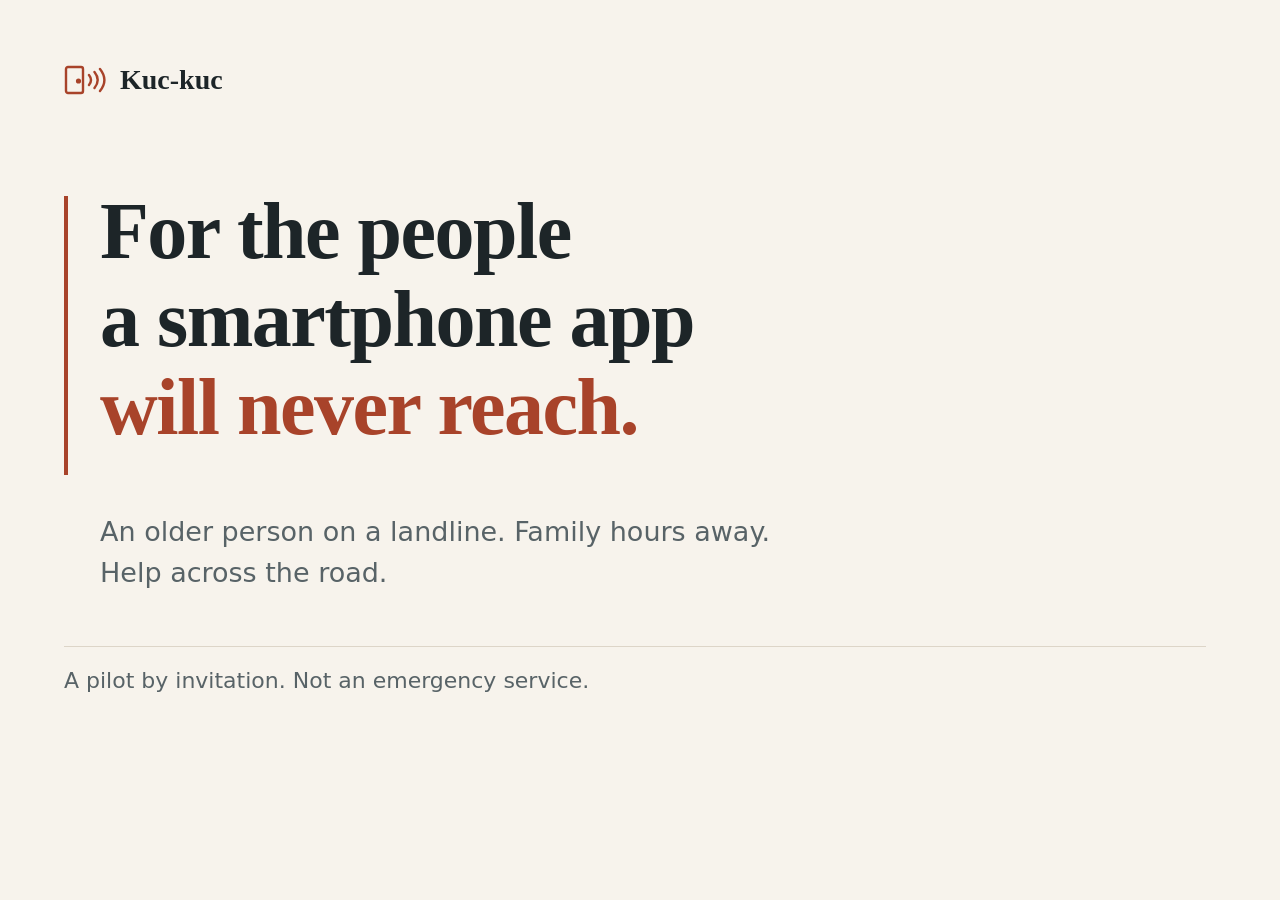
<file: docs/launch/images/src/gallery-5-who-it-is-for.html>
<!doctype html>
<html lang="en">
<head>
<meta charset="utf-8">
<meta name="viewport" content="width=1270, initial-scale=1">
<meta name="color-scheme" content="light">
<title>For the people a smartphone app will never reach.</title>
<!-- Standalone source. Original app.css SHA-256: b2dd386e06e74886ffcb321b1e0ed7c982664922c0821b458a8a743a78360b31. -->
<!-- Original door.svg SHA-256: 65172a0db40f961af8c53d6f63a0f4b46fe89da9ddc904d83d1b434de1864cf0. The exact source SVG is embedded below. -->
<style id="site-styles">
:root {
  --paper: #f7f3ec;
  --card: #fffdf9;
  --ink: #1d2528;
  --muted: #586367;
  --line: #ddd5c8;
  --accent: #a8432a;
  --accent-strong: #8a3520;
  --on-accent: #fffaf5;
  --ok: #256b4a;
  --urgent: #a02a1c;
  --focus: #1a5fb4;
  --serif: "Iowan Old Style", "Palatino Linotype", Palatino, "Book Antiqua", Georgia, serif;
  --sans: system-ui, -apple-system, "Segoe UI", Roboto, "Helvetica Neue", Arial, sans-serif;
  --mono: ui-monospace, "Cascadia Mono", "Segoe UI Mono", Menlo, Consolas, monospace;
  --measure: 40rem;
}

@media (prefers-color-scheme: dark) {
  :root {
    --paper: #14181a;
    --card: #1b2124;
    --ink: #ece7de;
    --muted: #a6afb2;
    --line: #2e3639;
    --accent: #e58a6f;
    --accent-strong: #f0a18a;
    --on-accent: #1a0f0b;
    --ok: #7fc8a3;
    --urgent: #ff9d8a;
    --focus: #8ab4f8;
  }
}

*,
*::before,
*::after {
  box-sizing: border-box;
}

html {
  scroll-behavior: smooth;
  -webkit-text-size-adjust: 100%;
}

@media (prefers-reduced-motion: reduce) {
  html {
    scroll-behavior: auto;
  }
  * {
    animation: none !important;
    transition: none !important;
  }
}

body {
  margin: 0;
  background: var(--paper);
  color: var(--ink);
  font: 1.0625rem/1.6 var(--sans);
}

a {
  color: var(--accent-strong);
  text-underline-offset: 0.18em;
}

a:hover {
  text-decoration-thickness: 2px;
}

:focus-visible {
  outline: 3px solid var(--focus);
  outline-offset: 2px;
  border-radius: 4px;
}

h1,
h2,
h3 {
  font-family: var(--serif);
  font-weight: 600;
  line-height: 1.15;
  text-wrap: balance;
  margin: 0;
}

h1 {
  font-size: clamp(2.1rem, 6.2vw, 3.6rem);
  letter-spacing: -0.01em;
}

h2 {
  font-size: clamp(1.5rem, 3.6vw, 2rem);
  margin-bottom: 1rem;
}

h3 {
  font-size: 1.2rem;
  margin-bottom: 0.35rem;
}

p {
  margin: 0 0 1rem;
  max-width: var(--measure);
}

.skip {
  position: absolute;
  left: -100rem;
}

.skip:focus {
  left: 1rem;
  top: 1rem;
  background: var(--card);
  padding: 0.5rem 0.75rem;
  z-index: 10;
}

.visually-hidden {
  position: absolute;
  width: 1px;
  height: 1px;
  overflow: hidden;
  clip-path: inset(50%);
  white-space: nowrap;
}

/* Header */
.site-header {
  display: flex;
  flex-wrap: wrap;
  align-items: center;
  justify-content: space-between;
  gap: 0.5rem 1.5rem;
  padding: 1rem clamp(1rem, 5vw, 3rem);
  border-bottom: 1px solid var(--line);
}

.wordmark {
  display: inline-flex;
  align-items: center;
  gap: 0.55rem;
  color: var(--ink);
  text-decoration: none;
  font: 600 1.35rem/1 var(--serif);
}

.knock {
  width: 2.3rem;
  height: 1.7rem;
  fill: none;
  stroke: var(--accent);
  stroke-width: 2.4;
  stroke-linecap: round;
  stroke-linejoin: round;
}

.knock circle {
  fill: var(--accent);
}

.site-header nav {
  display: flex;
  flex-wrap: wrap;
  gap: 0.25rem 1.25rem;
  font-size: 0.98rem;
}

.site-header nav a {
  color: var(--ink);
  text-decoration: none;
  padding: 0.35rem 0;
  border-bottom: 2px solid transparent;
}

.site-header nav a:hover {
  border-bottom-color: var(--accent);
}

/* Sections */
main > section {
  padding: clamp(2.25rem, 7vw, 4.5rem) clamp(1rem, 5vw, 3rem);
}

main > section > * {
  margin-left: auto;
  margin-right: auto;
  max-width: 52rem;
}

.hero {
  padding-top: clamp(2.5rem, 9vw, 6rem);
}

.eyebrow {
  color: var(--accent-strong);
  font-size: 0.95rem;
  letter-spacing: 0.02em;
  margin-bottom: 0.9rem;
  max-width: 52rem;
}

.hero h1 {
  margin-bottom: 1.5rem;
}

.lede {
  font-size: clamp(1.1rem, 2.3vw, 1.28rem);
  max-width: 52rem;
}

.hero .lede {
  max-width: 43rem;
  margin-left: max(0px, calc((100% - 52rem) / 2));
}

.actions {
  display: flex;
  flex-wrap: wrap;
  align-items: center;
  gap: 0.9rem 1.5rem;
  margin-top: 1.75rem;
  max-width: 52rem;
}

.button {
  display: inline-block;
  background: var(--accent);
  color: var(--on-accent);
  border: 0;
  border-radius: 0.6rem;
  padding: 0.8rem 1.25rem;
  font: 600 1.02rem/1.2 var(--sans);
  text-decoration: none;
  cursor: pointer;
  min-height: 2.9rem;
}

.button:hover {
  background: var(--accent-strong);
}

.button:disabled {
  opacity: 0.55;
  cursor: default;
}

.quiet-link {
  color: var(--ink);
}

.band {
  background: var(--card);
  border-block: 1px solid var(--line);
}

.steps {
  list-style: none;
  counter-reset: step;
  display: grid;
  gap: 1.5rem;
  grid-template-columns: repeat(auto-fit, minmax(14rem, 1fr));
  padding: 0;
  margin-top: 0;
  margin-bottom: 1.75rem;
}

.steps li {
  counter-increment: step;
  border-top: 3px solid var(--accent);
  padding-top: 0.9rem;
}

.steps li::before {
  content: counter(step);
  display: block;
  font: 600 0.95rem/1 var(--mono);
  color: var(--accent-strong);
  margin-bottom: 0.5rem;
}

.steps p {
  color: var(--muted);
  margin: 0;
}

.principle {
  border-left: 3px solid var(--accent);
  padding: 0.25rem 0 0.25rem 1rem;
  max-width: 52rem;
}

/* Demo */
.demo-step {
  margin-top: 1.5rem;
}

.demo-step label,
.step-label {
  display: block;
  font-weight: 600;
  margin-bottom: 0.45rem;
  max-width: 52rem;
}

.row {
  display: flex;
  flex-wrap: wrap;
  gap: 0.6rem;
}

.demo input[type="tel"],
.demo input[type="text"] {
  flex: 1 1 14rem;
  min-width: 0;
  max-width: 22rem;
  min-height: 2.9rem;
  padding: 0.6rem 0.8rem;
  font: 1.1rem/1.2 var(--mono);
  color: var(--ink);
  background: var(--card);
  border: 1.5px solid var(--muted);
  border-radius: 0.6rem;
}

.channel {
  border: 0;
  padding: 0;
  margin: 0.7rem auto 0;
  display: flex;
  flex-wrap: wrap;
  gap: 0.3rem 1.25rem;
}

.channel label {
  font-weight: 400;
  margin: 0;
  display: inline-flex;
  align-items: center;
  gap: 0.4rem;
  min-height: 2rem;
}

.fine-print {
  color: var(--muted);
  font-size: 0.93rem;
  margin-top: 0.8rem;
}

.demo-message {
  min-height: 1.6rem;
  margin-top: 1.25rem;
  font-weight: 600;
  max-width: 52rem;
}

.demo-message[data-kind="error"] {
  color: var(--urgent);
}

.demo-sample audio {
  width: min(100%, 26rem);
}

.timeline {
  list-style: none;
  padding: 0;
  margin-top: 1rem;
  border-left: 2px solid var(--line);
}

.timeline:empty {
  display: none;
}

.timeline li {
  position: relative;
  padding: 0.5rem 0 0.5rem 1.25rem;
  display: grid;
  grid-template-columns: 4.6rem 1fr;
  gap: 0.75rem;
  align-items: baseline;
  animation: arrive 0.35s ease-out;
}

.timeline li::before {
  content: "";
  position: absolute;
  left: -0.42rem;
  top: 1.05rem;
  width: 0.7rem;
  height: 0.7rem;
  border-radius: 50%;
  background: var(--accent);
  border: 2px solid var(--paper);
}

.timeline time {
  font: 0.86rem/1.4 var(--mono);
  color: var(--muted);
}

.timeline li[data-tone="ok"]::before {
  background: var(--ok);
}

.timeline li[data-tone="ok"] span {
  color: var(--ok);
  font-weight: 600;
}

.timeline li[data-tone="urgent"]::before {
  background: var(--urgent);
}

.timeline li[data-tone="urgent"] span {
  color: var(--urgent);
  font-weight: 600;
}

.timeline li[data-tone="quiet"] span {
  color: var(--muted);
}

@keyframes arrive {
  from {
    opacity: 0;
    transform: translateY(0.3rem);
  }
  to {
    opacity: 1;
    transform: none;
  }
}

.closing p {
  font-size: 1.1rem;
}

/* Footer */
.site-footer {
  padding: 2rem clamp(1rem, 5vw, 3rem) 3rem;
  color: var(--muted);
  font-size: 0.95rem;
}

.site-footer p {
  max-width: 52rem;
  margin-left: auto;
  margin-right: auto;
}

.site-footer strong {
  color: var(--ink);
}

[hidden] {
  display: none !important;
}

/* Architecture page */
.arch-hero h1 {
  font-size: clamp(1.9rem, 5vw, 3rem);
}

.diagram-scroll {
  overflow-x: auto;
  max-width: 62rem;
  border-radius: 0.9rem;
}

.diagram {
  display: block;
  width: 100%;
  min-width: 46rem;
  height: auto;
}

code {
  font: 0.92em/1.3 var(--mono);
  background: color-mix(in srgb, var(--accent) 9%, transparent);
  padding: 0.08em 0.32em;
  border-radius: 0.3rem;
  white-space: nowrap;
}

.flow {
  padding-left: 1.3rem;
  max-width: 46rem;
}

.flow li {
  margin-bottom: 0.9rem;
  padding-left: 0.3rem;
}

.flow li::marker {
  color: var(--accent-strong);
  font-weight: 700;
}

.parts {
  max-width: 46rem;
}

.parts dt {
  font-weight: 700;
  margin-top: 1.1rem;
}

.parts dt span {
  font-weight: 400;
  color: var(--muted);
  font-size: 0.93rem;
  margin-left: 0.4rem;
}

.parts dd {
  margin: 0.2rem 0 0;
}

.plain {
  max-width: 46rem;
  padding-left: 1.2rem;
}

.plain li {
  margin-bottom: 0.6rem;
}

.table-scroll {
  overflow-x: auto;
  max-width: 46rem;
}

table {
  border-collapse: collapse;
  width: 100%;
  margin-bottom: 0.8rem;
}

th,
td {
  text-align: left;
  padding: 0.6rem 0.9rem 0.6rem 0;
  border-bottom: 1px solid var(--line);
  vertical-align: top;
}

thead th {
  color: var(--muted);
  font-size: 0.9rem;
  font-weight: 600;
}

tbody th {
  font-weight: 400;
}

tbody td {
  font-weight: 600;
}

.counters {
  display: flex;
  flex-wrap: wrap;
  gap: 1.5rem 3rem;
  margin-top: 0.5rem;
  margin-bottom: 1.5rem;
}

.counters dt {
  color: var(--muted);
  font-size: 0.93rem;
}

.counters dd {
  margin: 0;
  font: 600 2.2rem/1.15 var(--serif);
}

</style>
<style id="gallery-styles">

/* Fixed launch-gallery canvas. The original app.css is embedded above. */
:root {
  color-scheme: light;
  --paper: #f7f3ec; --card: #fffdf9; --ink: #1d2528;
  --muted: #586367; --accent: #a8432a; --ok: #256b4a; --line: #ddd5c8;
}
*, *::before, *::after { box-sizing: border-box; animation: none !important; transition: none !important; }
html, body { margin: 0; width: 1270px; height: 760px; overflow: hidden; }
body { font-family: var(--sans); background: var(--paper); color: var(--ink); }
.frame { position: relative; width: 1270px; height: 760px; overflow: hidden; background: var(--paper); }
.brand { position: absolute; left: 64px; top: 64px; display: flex; align-items: center; gap: 12px; height: 32px; font: 600 28px/32px var(--serif); color: var(--ink); }
.brand svg { display: block; flex: none; width: 44px; height: 32px; }
h1, h2, h3 { font-family: var(--serif); font-weight: 600; margin: 0; text-wrap: initial; }
p { margin: 0; max-width: none; }
.gallery-title { position: absolute; left: 64px; top: 145px; right: 64px; font-size: 58px; line-height: 1.12; letter-spacing: -0.7px; }
.gallery-footer { position: absolute; left: 64px; right: 64px; bottom: 64px; padding-top: 18px; border-top: 1px solid var(--line); font: 400 22px/31px var(--sans); color: var(--muted); }


.quote-rule { position: absolute; left: 64px; top: 196px; width: 4px; height: 279px; background: var(--accent); }
.audience-quote { position: absolute; top: 187px; left: 100px; width: 1080px; margin: 0; }
.audience-quote h1 { font-size: 80px; line-height: 1.1; letter-spacing: -1.5px; }
.audience-quote span { display: block; }
.audience-quote .accent { color: var(--accent); }
.audience-copy { position: absolute; left: 100px; top: 512px; width: 1000px; font: 400 27px/1.5 var(--sans); color: var(--muted); }
.audience-copy span { display: block; }

</style>
</head>
<body>
<main class="frame">
<div class="brand" data-safe="brand"><svg xmlns="http://www.w3.org/2000/svg" viewBox="0 0 44 32" fill="none" stroke="#a8432a" stroke-width="2.4" stroke-linecap="round" stroke-linejoin="round">
  <rect x="2" y="3" width="17" height="26" rx="2"/>
  <circle cx="14.5" cy="17" r="1.4" fill="#a8432a"/>
  <path d="M25 11c2.4 3 2.4 7 0 10M30.5 8c4 5 4 11 0 16M36 5c5.6 7 5.6 15 0 22"/>
</svg><span>Kuc-kuc</span></div>

<div class="quote-rule" aria-hidden="true" data-safe="quote rule"></div>
<blockquote class="audience-quote" data-safe="quote"><h1><span>For the people</span> <span>a smartphone app</span> <span class="accent">will never reach.</span></h1></blockquote>
<p class="audience-copy" data-safe="body"><span>An older person on a landline. Family hours away.</span> <span>Help across the road.</span></p>

<p class="gallery-footer" data-safe="footer">A pilot by invitation. Not an emergency service.</p>
</main>
</body>
</html>
</file>
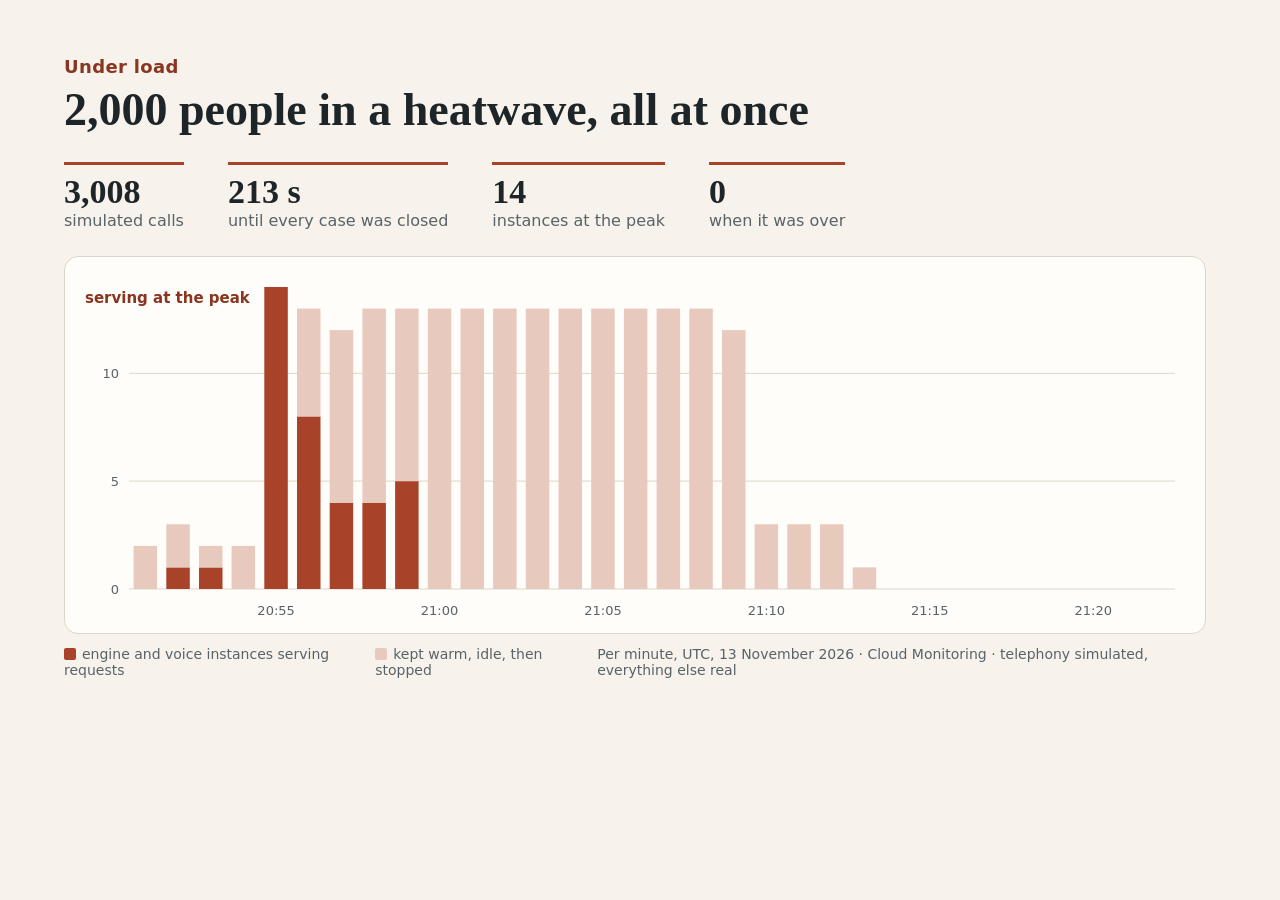
<file: docs/launch/images/src/gallery-7-under-load.html>
<!doctype html>
<html lang="en"><head><meta charset="utf-8"><title>Under load</title>
<style>
:root { --paper:#f7f3ec; --card:#fffdf9; --ink:#1d2528; --muted:#586367; --line:#ddd5c8; --accent:#a8432a;
  --accent-strong:#8a3520; --serif:"Iowan Old Style","Palatino Linotype",Palatino,"Book Antiqua",Georgia,serif;
  --sans:system-ui,-apple-system,"Segoe UI",Roboto,"Helvetica Neue",Arial,sans-serif; }
* { box-sizing:border-box; margin:0; }
html,body { width:1270px; height:760px; background:var(--paper); color:var(--ink); font-family:var(--sans); }
main { padding:56px 64px; }
.eyebrow { color:var(--accent-strong); font-weight:600; letter-spacing:.02em; font-size:18px; }
h1 { font-family:var(--serif); font-size:46px; line-height:1.1; margin-top:8px; font-weight:600; }
.numbers { display:flex; gap:44px; margin-top:26px; }
.numbers div { border-top:3px solid var(--accent); padding-top:8px; }
.numbers strong { display:block; font-family:var(--serif); font-size:34px; }
.numbers span { color:var(--muted); font-size:16px; }
.chart { margin-top:26px; background:var(--card); border:1px solid var(--line); border-radius:14px; padding:16px 18px 6px; }
svg .grid { stroke:var(--line); stroke-width:1; }
svg .axis { fill:var(--muted); font:13px var(--sans); }
svg .active { fill:var(--accent); }
svg .idle { fill:#e7c9bd; }
svg .note { fill:var(--accent-strong); font:600 15px var(--sans); }
.legend { display:flex; gap:22px; color:var(--muted); font-size:14px; margin-top:12px; }
.legend i { display:inline-block; width:12px; height:12px; border-radius:2px; margin-right:6px; vertical-align:-1px; }
</style></head>
<body><main>
<p class="eyebrow">Under load</p>
<h1>2,000 people in a heatwave, all at once</h1>
<div class="numbers">
  <div><strong>3,008</strong><span>simulated calls</span></div>
  <div><strong>213 s</strong><span>until every case was closed</span></div>
  <div><strong>14</strong><span>instances at the peak</span></div>
  <div><strong>0</strong><span>when it was over</span></div>
</div>
<div class="chart">
  <svg viewBox="0 0 1100 350" width="1100" height="350" role="img" aria-label="Instances of engine and voice per minute during the load test"><line x1="46" x2="1092" y1="316.0" y2="316.0" class="grid"/><text x="36" y="321.0" class="axis" text-anchor="end">0</text><line x1="46" x2="1092" y1="208.1" y2="208.1" class="grid"/><text x="36" y="213.1" class="axis" text-anchor="end">5</text><line x1="46" x2="1092" y1="100.3" y2="100.3" class="grid"/><text x="36" y="105.3" class="axis" text-anchor="end">10</text><rect x="50.6" y="272.9" width="23.5" height="43.1" class="idle"/><rect x="83.3" y="294.4" width="23.5" height="21.6" class="active"/><rect x="83.3" y="251.3" width="23.5" height="43.1" class="idle"/><rect x="116.0" y="294.4" width="23.5" height="21.6" class="active"/><rect x="116.0" y="272.9" width="23.5" height="21.6" class="idle"/><rect x="148.6" y="272.9" width="23.5" height="43.1" class="idle"/><rect x="181.3" y="14.0" width="23.5" height="302.0" class="active"/><text x="193.1" y="342" class="axis" text-anchor="middle">20:55</text><rect x="214.0" y="143.4" width="23.5" height="172.6" class="active"/><rect x="214.0" y="35.6" width="23.5" height="107.9" class="idle"/><rect x="246.7" y="229.7" width="23.5" height="86.3" class="active"/><rect x="246.7" y="57.1" width="23.5" height="172.6" class="idle"/><rect x="279.4" y="229.7" width="23.5" height="86.3" class="active"/><rect x="279.4" y="35.6" width="23.5" height="194.1" class="idle"/><rect x="312.1" y="208.1" width="23.5" height="107.9" class="active"/><rect x="312.1" y="35.6" width="23.5" height="172.6" class="idle"/><rect x="344.8" y="35.6" width="23.5" height="280.4" class="idle"/><text x="356.5" y="342" class="axis" text-anchor="middle">21:00</text><rect x="377.5" y="35.6" width="23.5" height="280.4" class="idle"/><rect x="410.1" y="35.6" width="23.5" height="280.4" class="idle"/><rect x="442.8" y="35.6" width="23.5" height="280.4" class="idle"/><rect x="475.5" y="35.6" width="23.5" height="280.4" class="idle"/><rect x="508.2" y="35.6" width="23.5" height="280.4" class="idle"/><text x="520.0" y="342" class="axis" text-anchor="middle">21:05</text><rect x="540.9" y="35.6" width="23.5" height="280.4" class="idle"/><rect x="573.6" y="35.6" width="23.5" height="280.4" class="idle"/><rect x="606.3" y="35.6" width="23.5" height="280.4" class="idle"/><rect x="639.0" y="57.1" width="23.5" height="258.9" class="idle"/><rect x="671.6" y="251.3" width="23.5" height="64.7" class="idle"/><text x="683.4" y="342" class="axis" text-anchor="middle">21:10</text><rect x="704.3" y="251.3" width="23.5" height="64.7" class="idle"/><rect x="737.0" y="251.3" width="23.5" height="64.7" class="idle"/><rect x="769.7" y="294.4" width="23.5" height="21.6" class="idle"/><text x="846.8" y="342" class="axis" text-anchor="middle">21:15</text><text x="1010.3" y="342" class="axis" text-anchor="middle">21:20</text><text x="166.8" y="30.0" class="note" text-anchor="end">14 serving at the peak</text></svg>
</div>
<p class="legend"><span><i style="background:var(--accent)"></i>engine and voice instances serving requests</span>
<span><i style="background:#e7c9bd"></i>kept warm, idle, then stopped</span>
<span>Per minute, UTC, 13 November 2026 · Cloud Monitoring · telephony simulated, everything else real</span></p>
</main></body></html>
</file>
